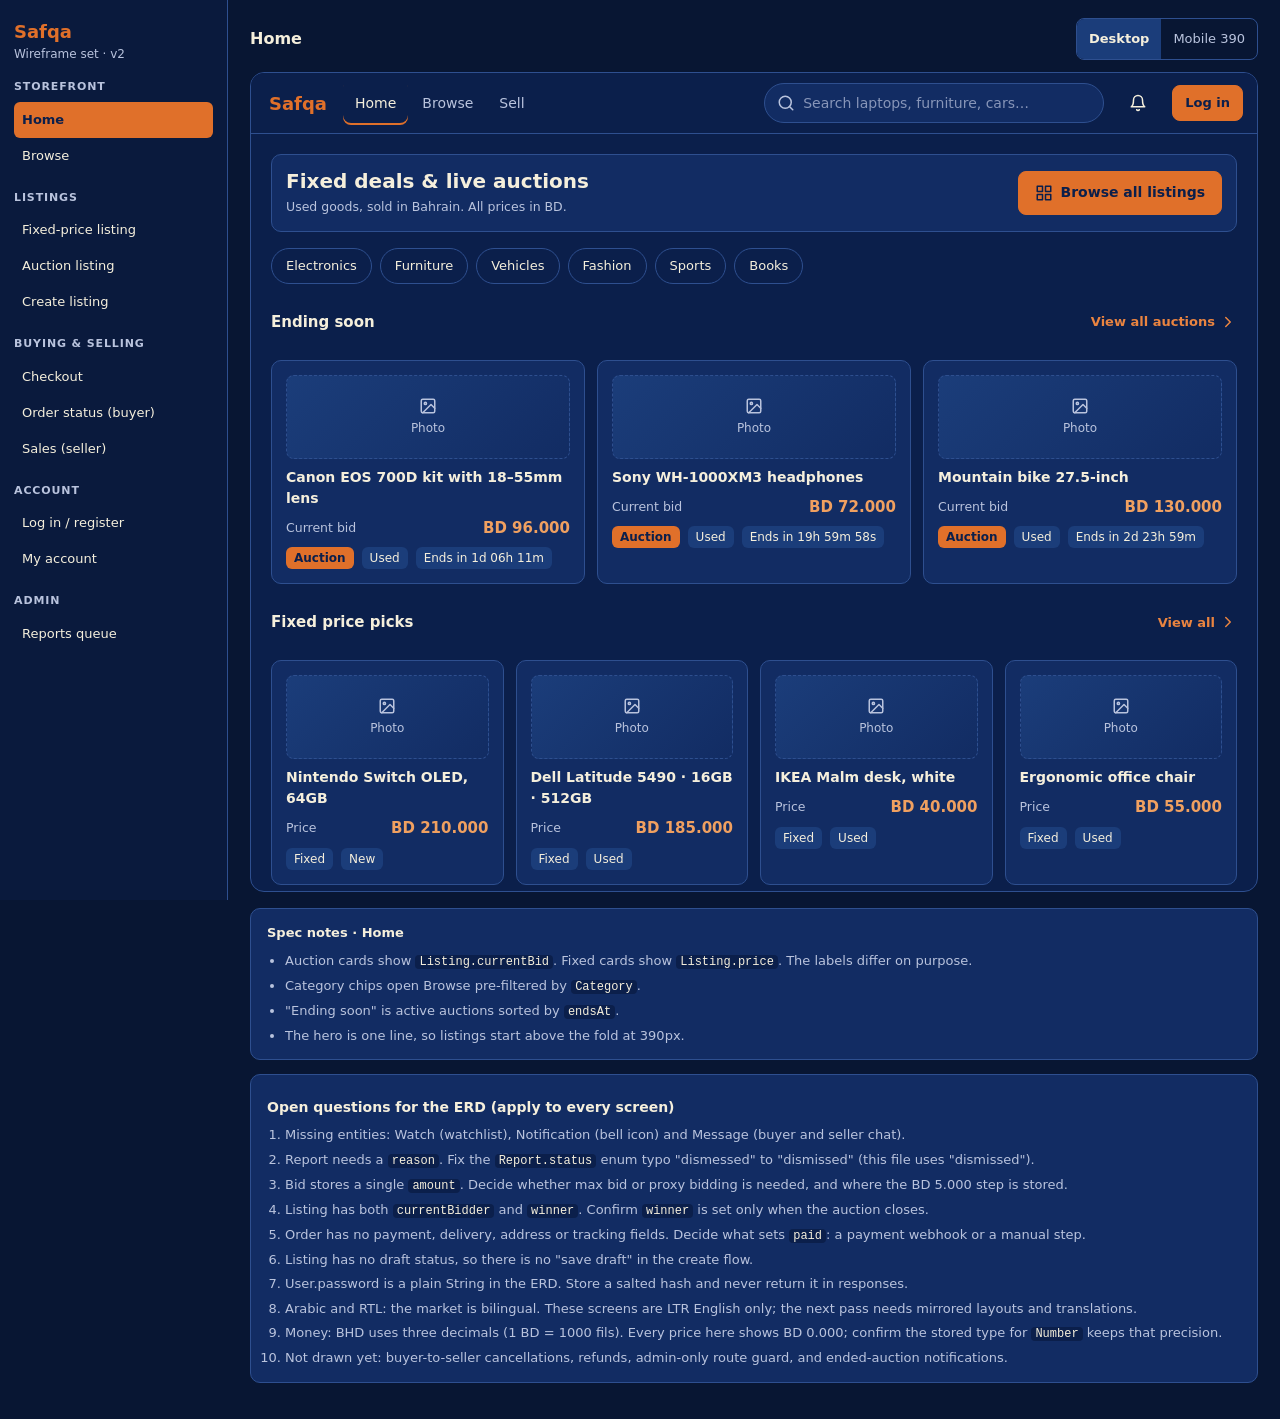
<file: Docs/safqa-wireframes-v2.html>
<!doctype html>
<html lang="en">
<head>
<meta charset="utf-8">
<meta name="viewport" content="width=device-width, initial-scale=1, viewport-fit=cover">
<title>Safqa wireframes v2</title>
<style>
:root{
  --bg:#0B1F4B; --bg-deep:#081633; --panel:#122C63; --panel2:#1B3D7A; --line:#2E4F8F;
  --text:#F5EFDC; --muted:#B9C3DD; --accent:#E0702A; --accent-hi:#EA8440; --ink:#0B1F4B;
  --price:#F0A060; --urgent:#7A1E2C; --ok:#2F7D5B; --focus:#FFD27A; --r:10px;
  color-scheme:dark;
}
*{box-sizing:border-box;margin:0;padding:0}
body{background:var(--bg-deep);color:var(--text);font:14px/1.5 system-ui,-apple-system,"Segoe UI",sans-serif;display:flex;min-height:100vh}
button,input,select,textarea{font:inherit;color:inherit}
button{cursor:pointer}
a{color:inherit}
:focus-visible{outline:3px solid var(--focus);outline-offset:2px}
.sr{position:absolute;width:1px;height:1px;overflow:hidden;clip:rect(0 0 0 0);white-space:nowrap}
.i{width:18px;height:18px;fill:none;stroke:currentColor;stroke-width:2;stroke-linecap:round;stroke-linejoin:round;flex:none}
.i.fill{fill:currentColor}

/* ---------- document chrome ---------- */
aside{width:228px;flex:none;padding:18px 14px;border-right:1px solid var(--line);background:#0A1A3D;position:sticky;top:0;height:100vh;overflow:auto}
.brand{font-size:18px;font-weight:700;color:var(--accent)}
.sub{font-size:12px;color:var(--muted)}
aside h4{font-size:11px;letter-spacing:.08em;text-transform:uppercase;color:var(--muted);margin:16px 0 6px}
.idx{display:block;width:100%;text-align:left;background:none;border:0;color:var(--text);padding:7px 8px;border-radius:6px;font-size:13px;min-height:36px}
.idx:hover{background:var(--panel)}
.idx[aria-current="page"]{background:var(--accent);color:var(--ink);font-weight:600}
main{flex:1;min-width:0;padding:18px 22px 40px;overflow:auto}
.toolbar{display:flex;flex-wrap:wrap;gap:10px 14px;align-items:center;margin-bottom:12px;font-size:13px;color:var(--muted)}
.toolbar h2{font-size:16px;color:var(--text);font-weight:600;margin-right:auto}
.seg{display:inline-flex;border:1px solid var(--line);border-radius:8px;overflow:hidden}
.seg button{background:none;border:0;color:var(--muted);padding:0 12px;min-height:40px;font-size:13px}
.seg button[aria-pressed="true"]{background:var(--panel2);color:var(--text);font-weight:600}
.demo{display:flex;gap:8px;align-items:center}
.demo select{background:var(--panel);border:1px solid var(--line);border-radius:6px;padding:6px 8px;min-height:40px;color:var(--text)}
.notes,details.oq{margin-top:16px;background:var(--panel);border:1px solid var(--line);border-radius:var(--r);padding:14px 16px;max-width:1280px}
.notes h3{font-size:13px;margin-bottom:8px}
.notes ul,details.oq ol{padding-left:18px;color:var(--muted);font-size:13px;display:grid;gap:5px}
code{color:var(--text);background:var(--bg);padding:0 4px;border-radius:4px;font-size:12px}
details.oq summary{cursor:pointer;font-weight:600;min-height:36px;display:flex;align-items:center}
details.oq{margin-top:14px}
@media (max-width:900px){body{flex-direction:column}aside{position:static;width:auto;height:auto}}

/* ---------- frame (the app itself) ---------- */
.frame{container-type:inline-size;position:relative;width:100%;max-width:1280px;height:820px;background:var(--bg);border:1px solid var(--line);border-radius:14px;overflow:hidden;display:flex;flex-direction:column}
.frame.m{width:390px;height:844px}
.skip{position:absolute;left:8px;top:-60px;background:var(--focus);color:var(--ink);padding:8px 12px;border-radius:6px;z-index:30;font-weight:700}
.skip:focus{top:8px}
.top{display:flex;align-items:center;gap:12px;padding:8px 14px;min-height:60px;border-bottom:1px solid var(--line);background:var(--bg);flex:none;position:relative;z-index:5}
.logo{background:none;border:0;color:var(--accent);font-weight:700;font-size:18px;min-height:44px;padding:0 4px}
.nlinks{display:flex;gap:2px}
.nlinks button{background:none;border:0;color:var(--muted);padding:0 12px;min-height:44px;border-radius:8px;font-size:14px}
.nlinks button[aria-current="page"]{color:var(--text);box-shadow:inset 0 -2px 0 var(--accent)}
.sbox{flex:1;max-width:340px;position:relative;margin-left:auto;min-width:0}
.sbox input{width:100%;background:var(--panel);border:1px solid var(--line);border-radius:999px;padding:0 14px 0 38px;min-height:40px;font-size:14px;color:var(--text)}
.sbox input::placeholder{color:#8795B8}
.sbox .i{position:absolute;left:13px;top:50%;transform:translateY(-50%);color:var(--muted);pointer-events:none}
.icb{background:none;border:0;color:var(--text);min-width:44px;min-height:44px;display:grid;place-items:center;border-radius:50%}
.icb:hover{background:var(--panel)}
.screen{flex:1;min-height:0;overflow:auto;position:relative}
.screen:focus{outline:none}
.pg{padding:20px;display:flex;flex-direction:column;gap:16px;min-height:100%}
.pg.center{align-items:center;justify-content:center}
.tabbar{display:none;grid-template-columns:repeat(5,minmax(0,1fr));border-top:1px solid var(--line);background:var(--bg);flex:none;padding-bottom:env(safe-area-inset-bottom,0px)}
.tabbar button{background:none;border:0;color:var(--muted);min-height:56px;display:flex;flex-direction:column;align-items:center;justify-content:center;gap:2px;font-size:11px}
.tabbar button[aria-current="page"]{color:var(--accent-hi);font-weight:600}
.toast{position:absolute;left:50%;bottom:16px;transform:translateX(-50%);background:var(--text);color:var(--ink);padding:10px 16px;border-radius:8px;font-weight:600;font-size:13px;box-shadow:0 6px 20px rgba(0,0,0,.4);z-index:20;max-width:calc(100% - 32px)}

/* ---------- primitives ---------- */
.card{background:var(--panel);border:1px solid var(--line);border-radius:var(--r);padding:14px;display:flex;flex-direction:column;gap:8px;min-width:0}
.lcard{text-decoration:none;color:inherit;transition:border-color .15s,transform .15s}
.lcard:hover{border-color:var(--accent)}
.lcard:active{transform:scale(.99)}
.ph{background:linear-gradient(135deg,var(--panel2),var(--panel));border:1px dashed var(--line);border-radius:8px;display:flex;flex-direction:column;align-items:center;justify-content:center;gap:4px;color:var(--muted);font-size:12px;width:100%;min-height:40px}
.big{font-size:20px;font-weight:700;line-height:1.25}
.h2{font-size:15px;font-weight:600}
.t2{font-size:14px;font-weight:600;display:-webkit-box;-webkit-line-clamp:2;-webkit-box-orient:vertical;overflow:hidden}
.m{color:var(--muted);font-size:12.5px}
.price{color:var(--price);font-weight:700;font-size:15px;font-variant-numeric:tabular-nums}
.price.xl{font-size:28px}
.row{display:flex;gap:8px;align-items:center}
.wrap{flex-wrap:wrap}
.between{justify-content:space-between}
.col{display:flex;flex-direction:column;gap:12px;min-width:0}
.grid{display:grid;gap:12px}
.g3{grid-template-columns:repeat(3,minmax(0,1fr))}
.g4{grid-template-columns:repeat(4,minmax(0,1fr))}
.split{display:grid;grid-template-columns:minmax(0,1fr) minmax(0,1fr);gap:18px;align-items:start}
.split.wide{grid-template-columns:minmax(0,1.35fr) minmax(280px,1fr)}
.browse{display:grid;grid-template-columns:220px minmax(0,1fr);gap:18px;align-items:start}
.browse fieldset{display:flex;flex-direction:column;gap:6px}
.hero{flex-direction:row;align-items:center;justify-content:space-between;gap:16px;flex-wrap:wrap}
.chip{font-size:13px;padding:6px 14px;border:1px solid var(--line);border-radius:999px;text-decoration:none;min-height:36px;display:inline-flex;align-items:center}
.chip:hover{border-color:var(--accent)}
.link{color:var(--accent-hi);font-size:13px;text-decoration:none;font-weight:600;min-height:44px;display:inline-flex;align-items:center;gap:4px}
.btn{display:inline-flex;align-items:center;justify-content:center;gap:8px;min-height:44px;padding:9px 16px;border-radius:8px;font-weight:600;font-size:14px;border:1px solid var(--line);background:transparent;color:var(--text);transition:filter .15s,background .15s,transform .15s;white-space:nowrap;text-decoration:none}
.btn:hover:not(:disabled){filter:brightness(1.12)}
.btn:active:not(:disabled){transform:scale(.98)}
.btn:disabled{opacity:.5;cursor:not-allowed}
.btn.pri{background:var(--accent);color:var(--ink);border-color:var(--accent)}
.btn.danger{background:var(--urgent);color:#fff;border-color:var(--urgent)}
.btn.txt{border:0;color:var(--muted);padding:0 4px}
.btn.sm{min-height:36px;padding:6px 12px;font-size:13px}
.btn.block{width:100%}
.btn[aria-pressed="true"]{background:var(--panel2);border-color:var(--accent)}
.tag{display:inline-flex;align-items:center;gap:4px;font-size:12px;padding:2px 8px;border-radius:6px;background:var(--panel2);color:var(--text);width:max-content}
.tag .i{width:14px;height:14px}
.tag.acc{background:var(--accent);color:var(--ink);font-weight:600}
.tag.ok{background:var(--ok);color:#fff}
.tag.bad{background:var(--urgent);color:#fff}
.field{display:flex;flex-direction:column;gap:6px;min-width:0}
.field>label,.lbl{font-size:13px;font-weight:600}
.inp{width:100%;background:var(--bg-deep);border:1px solid var(--line);border-radius:8px;padding:10px 12px;font-size:14px;min-height:44px;color:var(--text)}
.inp::placeholder{color:#8795B8}
.inp[aria-invalid="true"]{border-color:#E8707A}
textarea.inp{resize:vertical;min-height:96px}
.help{font-size:12.5px;color:var(--muted)}
.err{color:#FFB4BC;font-size:12.5px;display:flex;gap:6px;align-items:flex-start}
.okmsg{color:#9BE3BF;display:flex;gap:6px;align-items:center;font-size:13px;font-weight:600}
.banner{display:flex;gap:10px;align-items:flex-start;padding:10px 12px;border-radius:8px;font-size:13px;border:1px solid var(--line);background:var(--panel)}
.banner.bad{background:#3A1520;border-color:var(--urgent)}
.banner.ok{background:#12372A;border-color:var(--ok)}
.radio{display:flex;gap:8px;align-items:center;font-size:14px;min-height:40px}
.radio input{width:20px;height:20px;accent-color:var(--accent);flex:none}
fieldset{border:1px solid var(--line);border-radius:var(--r);padding:12px 14px;display:flex;flex-direction:column;gap:8px;min-width:0}
legend{padding:0 6px;font-size:13px;font-weight:600}
.pw{display:flex;gap:8px}
.pw .inp{flex:1}
.txt{background:none;border:0;color:#FFB4BC;text-align:left;text-decoration:underline;padding:0;min-height:36px}
.rw{display:flex;justify-content:space-between;gap:10px;align-items:center;padding:10px 0;border-bottom:1px solid var(--line);font-size:13px}
.rw:last-child{border-bottom:0}
.olist{list-style:none;display:flex;flex-direction:column;gap:6px}
.orow{width:100%;text-align:left;background:var(--panel);border:1px solid var(--line);border-radius:8px;padding:10px 12px;display:flex;flex-direction:column;gap:2px;color:var(--text);min-height:44px}
.orow:hover{border-color:var(--accent)}
.orow[aria-current="true"]{border-color:var(--accent);box-shadow:inset 3px 0 0 var(--accent)}
.empty{align-items:center;text-align:center;padding:32px 16px}
.steps{list-style:none;display:flex;flex-direction:column;gap:14px}
.step{display:flex;gap:10px;color:var(--muted)}
.step b{color:var(--text)}
.step .dot{width:14px;height:14px;border-radius:50%;border:2px solid var(--line);margin-top:4px;flex:none}
.step.done .dot{background:var(--ok);border-color:var(--ok)}
.step.cur .dot{background:var(--accent);border-color:var(--accent);box-shadow:0 0 0 4px rgba(224,112,42,.25)}
.step.cur b{color:var(--accent-hi)}
.gal{display:flex;flex-direction:column;gap:8px}
.gmain{min-height:260px}
.thumbs{display:flex;gap:8px;flex-wrap:wrap}
.thumb{width:64px;height:48px;border-radius:6px;background:var(--panel2);border:2px solid transparent;min-width:44px;min-height:44px}
.thumb[aria-pressed="true"]{border-color:var(--accent)}
.avatar{width:40px;height:40px;border-radius:50%;background:var(--panel2);display:grid;place-items:center;font-weight:700;flex:none}
.dl{display:grid;grid-template-columns:auto 1fr;gap:6px 16px;font-size:13px}
.dl dt{color:var(--muted)}
.dl dd{margin:0}
.skel{height:8px;border-radius:4px;background:var(--panel2)}
.tabs{display:flex;gap:4px;border-bottom:1px solid var(--line);overflow-x:auto}
.tabs button{background:none;border:0;color:var(--muted);padding:10px 12px;min-height:44px;border-bottom:2px solid transparent;white-space:nowrap}
.tabs button[aria-selected="true"]{color:var(--text);border-bottom-color:var(--accent);font-weight:600}
.auth{width:min(360px,100%)}
.status-line{font-size:13px}

/* ---------- responsive: the frame adapts to its own width ---------- */
@container (max-width:720px){
  .nlinks{display:none}
  .tabbar{display:grid}
  .toast{bottom:72px}
  .split,.split.wide,.browse{grid-template-columns:minmax(0,1fr)}
  .g3,.g4{grid-template-columns:repeat(2,minmax(0,1fr))}
  .pg{padding:14px}
  .sbox{max-width:none}
  .top{gap:8px;padding:8px 10px}
  .big{font-size:18px}
}
@container (max-width:420px){
  .g3,.g4{grid-template-columns:minmax(0,1fr)}
}
@media (prefers-reduced-motion:reduce){*{transition:none!important;animation:none!important;scroll-behavior:auto!important}}
</style>
</head>
<body>

<svg width="0" height="0" style="position:absolute" aria-hidden="true" focusable="false"><defs>
  <symbol id="i-home" viewBox="0 0 24 24"><path d="M3 9l9-7 9 7v11a2 2 0 0 1-2 2H5a2 2 0 0 1-2-2z"/><polyline points="9 22 9 12 15 12 15 22"/></symbol>
  <symbol id="i-grid" viewBox="0 0 24 24"><rect x="3" y="3" width="7" height="7"/><rect x="14" y="3" width="7" height="7"/><rect x="14" y="14" width="7" height="7"/><rect x="3" y="14" width="7" height="7"/></symbol>
  <symbol id="i-plus" viewBox="0 0 24 24"><line x1="12" y1="5" x2="12" y2="19"/><line x1="5" y1="12" x2="19" y2="12"/></symbol>
  <symbol id="i-box" viewBox="0 0 24 24"><path d="M21 16V8a2 2 0 0 0-1-1.73l-7-4a2 2 0 0 0-2 0l-7 4A2 2 0 0 0 3 8v8a2 2 0 0 0 1 1.73l7 4a2 2 0 0 0 2 0l7-4A2 2 0 0 0 21 16z"/><polyline points="3.27 6.96 12 12.01 20.73 6.96"/><line x1="12" y1="22.08" x2="12" y2="12"/></symbol>
  <symbol id="i-user" viewBox="0 0 24 24"><path d="M20 21v-2a4 4 0 0 0-4-4H8a4 4 0 0 0-4 4v2"/><circle cx="12" cy="7" r="4"/></symbol>
  <symbol id="i-bell" viewBox="0 0 24 24"><path d="M18 8A6 6 0 0 0 6 8c0 7-3 9-3 9h18s-3-2-3-9"/><path d="M13.73 21a2 2 0 0 1-3.46 0"/></symbol>
  <symbol id="i-search" viewBox="0 0 24 24"><circle cx="11" cy="11" r="8"/><line x1="21" y1="21" x2="16.65" y2="16.65"/></symbol>
  <symbol id="i-heart" viewBox="0 0 24 24"><path d="M20.84 4.61a5.5 5.5 0 0 0-7.78 0L12 5.67l-1.06-1.06a5.5 5.5 0 0 0-7.78 7.78l1.06 1.06L12 21.23l7.78-7.78 1.06-1.06a5.5 5.5 0 0 0 0-7.78z"/></symbol>
  <symbol id="i-star" viewBox="0 0 24 24"><polygon points="12 2 15.09 8.26 22 9.27 17 14.14 18.18 21.02 12 17.77 5.82 21.02 7 14.14 2 9.27 8.91 8.26 12 2"/></symbol>
  <symbol id="i-clock" viewBox="0 0 24 24"><circle cx="12" cy="12" r="10"/><polyline points="12 6 12 12 16 14"/></symbol>
  <symbol id="i-check" viewBox="0 0 24 24"><polyline points="20 6 9 17 4 12"/></symbol>
  <symbol id="i-alert" viewBox="0 0 24 24"><path d="M10.29 3.86L1.82 18a2 2 0 0 0 1.71 3h16.94a2 2 0 0 0 1.71-3L13.71 3.86a2 2 0 0 0-3.42 0z"/><line x1="12" y1="9" x2="12" y2="13"/><line x1="12" y1="17" x2="12.01" y2="17"/></symbol>
  <symbol id="i-shield" viewBox="0 0 24 24"><path d="M12 22s8-4 8-10V5l-8-3-8 3v7c0 6 8 10 8 10z"/></symbol>
  <symbol id="i-message" viewBox="0 0 24 24"><path d="M21 15a2 2 0 0 1-2 2H7l-4 4V5a2 2 0 0 1 2-2h14a2 2 0 0 1 2 2z"/></symbol>
  <symbol id="i-image" viewBox="0 0 24 24"><rect x="3" y="3" width="18" height="18" rx="2"/><circle cx="8.5" cy="8.5" r="1.5"/><polyline points="21 15 16 10 5 21"/></symbol>
  <symbol id="i-chevron" viewBox="0 0 24 24"><polyline points="9 18 15 12 9 6"/></symbol>
  <symbol id="i-flag" viewBox="0 0 24 24"><path d="M4 15s1-1 4-1 5 2 8 2 4-1 4-1V3s-1 1-4 1-5-2-8-2-4 1-4 1z"/><line x1="4" y1="22" x2="4" y2="15"/></symbol>
  <symbol id="i-trash" viewBox="0 0 24 24"><polyline points="3 6 5 6 21 6"/><path d="M19 6l-1 14a2 2 0 0 1-2 2H8a2 2 0 0 1-2-2L5 6"/><path d="M10 11v6M14 11v6"/></symbol>
  <symbol id="i-edit" viewBox="0 0 24 24"><path d="M11 4H4a2 2 0 0 0-2 2v14a2 2 0 0 0 2 2h14a2 2 0 0 0 2-2v-7"/><path d="M18.5 2.5a2.12 2.12 0 0 1 3 3L12 15l-4 1 1-4 9.5-9.5z"/></symbol>
  <symbol id="i-logout" viewBox="0 0 24 24"><path d="M9 21H5a2 2 0 0 1-2-2V5a2 2 0 0 1 2-2h4"/><polyline points="16 17 21 12 16 7"/><line x1="21" y1="12" x2="9" y2="12"/></symbol>
  <symbol id="i-truck" viewBox="0 0 24 24"><rect x="1" y="3" width="15" height="13"/><polygon points="16 8 20 8 23 11 23 16 16 16 16 8"/><circle cx="5.5" cy="18.5" r="2.5"/><circle cx="18.5" cy="18.5" r="2.5"/></symbol>
</defs></svg>

<aside>
  <div class="brand">Safqa</div>
  <div class="sub">Wireframe set · v2</div>
  <div id="side"></div>
</aside>

<main>
  <div class="toolbar">
    <h2 id="ttl"></h2>
    <div id="demo"></div>
    <div class="seg" role="group" aria-label="Preview width">
      <button type="button" id="dv-d" data-act="dev" data-v="d" aria-pressed="true">Desktop</button>
      <button type="button" id="dv-m" data-act="dev" data-v="m" aria-pressed="false">Mobile 390</button>
    </div>
  </div>

  <div id="frame" class="frame"></div>

  <section class="notes" aria-labelledby="nh">
    <h3 id="nh">Spec notes · <span id="nt"></span></h3>
    <ul id="nl"></ul>
  </section>

  <details class="oq" open>
    <summary>Open questions for the ERD (apply to every screen)</summary>
    <ol>
      <li>Missing entities: Watch (watchlist), Notification (bell icon) and Message (buyer and seller chat).</li>
      <li>Report needs a <code>reason</code>. Fix the <code>Report.status</code> enum typo "dismessed" to "dismissed" (this file uses "dismissed").</li>
      <li>Bid stores a single <code>amount</code>. Decide whether max bid or proxy bidding is needed, and where the BD 5.000 step is stored.</li>
      <li>Listing has both <code>currentBidder</code> and <code>winner</code>. Confirm <code>winner</code> is set only when the auction closes.</li>
      <li>Order has no payment, delivery, address or tracking fields. Decide what sets <code>paid</code>: a payment webhook or a manual step.</li>
      <li>Listing has no draft status, so there is no "save draft" in the create flow.</li>
      <li>User.password is a plain String in the ERD. Store a salted hash and never return it in responses.</li>
      <li>Arabic and RTL: the market is bilingual. These screens are LTR English only; the next pass needs mirrored layouts and translations.</li>
      <li>Money: BHD uses three decimals (1 BD = 1000 fils). Every price here shows BD 0.000; confirm the stored type for <code>Number</code> keeps that precision.</li>
      <li>Not drawn yet: buyer-to-seller cancellations, refunds, admin-only route guard, and ended-auction notifications.</li>
    </ol>
  </details>
</main>

<script>
/* ================= data (mirrors the ERD) ================= */
const INC = 5;                       // proposed bid step (BD) — open question
const CATS = ['Electronics','Furniture','Vehicles','Fashion','Sports','Books'];
const COND = {new:'New', used:'Used', damaged:'Damaged'};
const NOW = Date.now();
const LIST = [
  {id:'L4', t:'Nintendo Switch OLED, 64GB',           type:'fixed',   cond:'new',     price:210, cat:'Electronics', seller:'yousef.m',     st:'active'},
  {id:'L2', t:'Canon EOS 700D kit with 18–55mm lens', type:'auction', cond:'used',    price:96,  cat:'Electronics', seller:'noor.designs', st:'active'},
  {id:'L3', t:'Sony WH-1000XM3 headphones',           type:'auction', cond:'used',    price:72,  cat:'Electronics', seller:'yousef.m',     st:'active'},
  {id:'L1', t:'Dell Latitude 5490 · 16GB · 512GB',   type:'fixed',   cond:'used',    price:185, cat:'Electronics', seller:'salma_k',      st:'active'},
  {id:'L5', t:'IKEA Malm desk, white',                type:'fixed',   cond:'used',    price:40,  cat:'Furniture',   seller:'noor.designs', st:'active'},
  {id:'L6', t:'Mountain bike 27.5-inch',              type:'auction', cond:'used',    price:130, cat:'Sports',      seller:'hassan22',     st:'active'},
  {id:'L7', t:'Ergonomic office chair',               type:'fixed',   cond:'used',    price:55,  cat:'Furniture',   seller:'noor.designs', st:'active'},
  {id:'L9', t:'Kids scooter, cracked handle',         type:'fixed',   cond:'damaged', price:15,  cat:'Sports',      seller:'hassan22',     st:'active'},
  {id:'L8', t:'Lenovo ThinkPad T480',                 type:'fixed',   cond:'used',    price:120, cat:'Electronics', seller:'salma_k',      st:'sold'},
  {id:'L10',t:'Samsung 55-inch 4K TV',                type:'fixed',   cond:'used',    price:150, cat:'Electronics', seller:'noor.designs', st:'sold'},
  {id:'L11',t:'Bose SoundLink speaker',               type:'fixed',   cond:'used',    price:45,  cat:'Electronics', seller:'yousef.m',     st:'sold'}
];
// Auction state: hist = [bidder (masked unless you), amount, when], newest first
const AUCS = {
  L2:{cur:96, n:7, ends:NOW+(30*3600+12*60)*1000, hist:[['@b***7',96,'2h ago'],['@you',90,'5h ago'],['@h***2',85,'1d ago']]},
  L3:{cur:72, n:4, ends:NOW+20*3600e3,            hist:[['@h***2',72,'40m ago'],['@k***9',68,'3h ago']]},
  L6:{cur:130,n:1, ends:NOW+3*86400e3,            hist:[['@you',130,'1d ago']]}
};
const STEPS = [
  ['Pending','Order placed. Waiting for payment.'],
  ['Paid','Payment confirmed. Seller can ship.'],
  ['Shipped','Handed to courier or meet-up.'],
  ['Completed','Buyer confirmed receipt.']
];
let ORDERS = [
  {no:'O-2208', lid:'L10', price:150, buyer:'salma_k', seller:'noor.designs', st:2, when:'Wed 11 Nov, 09:14'},
  {no:'O-2191', lid:'L11', price:45,  buyer:'salma_k', seller:'yousef.m',     st:3, when:'Sat 31 Oct, 17:02'},
  {no:'O-2215', lid:'L8',  price:120, buyer:'yousef.m', seller:'salma_k',     st:1, when:'Tue 10 Nov, 20:40'}
];
let REPORTS = [
  {no:'R-1042', lid:'L2', reason:'Misleading photos',  by:'hassan22',     st:'open', at:'2h ago'},
  {no:'R-1041', lid:'L9', reason:'Misleading description', by:'noor.designs', st:'open', at:'5h ago'},
  {no:'R-1039', lid:'L7', reason:'Wrong category',     by:'yousef.m',     st:'open', at:'1d ago'}
];
const FIELD = {title:'f-title',cat:'f-cat',cond:'f-cond',photos:'f-photos',price:'f-price',sbid:'f-sbid',end:'f-end',buy:'f-buy'};
const NEED = ['create','checkout','orders','sales','account'];
const TITLE = {home:'Home',browse:'Browse',fixed:'Fixed-price listing',auction:'Auction listing',create:'Create listing',checkout:'Checkout',orders:'Order status (buyer)',sales:'Sales (seller)',login:'Log in / register',account:'My account',admin:'Reports queue'};
const GROUPS = [
  ['Storefront',[['home','Home'],['browse','Browse']]],
  ['Listings',[['fixed','Fixed-price listing'],['auction','Auction listing'],['create','Create listing']]],
  ['Buying & selling',[['checkout','Checkout'],['orders','Order status (buyer)'],['sales','Sales (seller)']]],
  ['Account',[['login','Log in / register'],['account','My account']]],
  ['Admin',[['admin','Reports queue']]]
];

/* ================= state ================= */
const DEFAULT_FILT = {type:'all', cond:['new','used','damaged'], cat:'all', pmax:''};
const S = {
  page:'home', lid:'L4', user:null, ret:null, dev:'d', q:'', sort:'ending',
  filt:{...DEFAULT_FILT, cond:[...DEFAULT_FILT.cond]},
  watch:['L5','L7','L3'], fst:'active', ast:'live', photo:0,
  bidVal:'', err:'', ok:'', allBids:false,
  acct:'bids', lmode:'login', lf:{u:'',e:'',p:''}, lerr:[], showpw:false,
  cf:{title:'Dell Latitude 5490 · 16GB', cat:'', cond:'used', type:'fixed', price:'185', sbid:'60', buy:'', start:'2026-11-13T09:00', end:'2026-11-14T18:00', desc:'', photos:0},
  errs:[], buyId:'L4', oSel:'O-2208', note:'', rf:'open', rsel:null, rmc:null, toast:'', _nav:false
};

/* ================= helpers ================= */
const $ = id => document.getElementById(id);
const FMT = n => 'BD ' + Number(n).toFixed(3);
const esc = s => String(s).replace(/[&<>"]/g, c => ({'&':'&amp;','<':'&lt;','>':'&gt;','"':'&quot;'}[c]));
const cap = s => s[0].toUpperCase() + s.slice(1);
const I = (n, c='') => `<svg class="i ${c}" aria-hidden="true" focusable="false"><use href="#i-${n}"/></svg>`;
const B = (label, o={}) => `<button type="button" class="btn ${o.v||''} ${o.block?'block':''} ${o.sm?'sm':''}" ${o.attrs||''}>${o.icon?I(o.icon):''}${label?`<span>${label}</span>`:''}</button>`;
const TAG = (txt, k='', ic='') => `<span class="tag ${k}">${ic?I(ic):''}${txt}</span>`;
const STAT = {
  active: TAG('Active','ok','check'),
  sold:   TAG('Sold','','check'),
  removed:TAG('Removed','bad','alert'),
  closed: TAG('Closed','','clock')
};
const PH = (text, h='100%') => `<div class="ph" style="height:${h}" aria-hidden="true">${I('image')}<span>${text}</span></div>`;
const priceOf = l => (l.type==='auction' && AUCS[l.id]) ? AUCS[l.id].cur : l.price;
const opt = (v, l, sel) => `<option value="${v}" ${sel===v?'selected':''}>${l}</option>`;
const fmtEnd = ms => new Date(ms).toLocaleString('en-GB',{timeZone:'Asia/Bahrain',weekday:'short',day:'numeric',month:'short',hour:'2-digit',minute:'2-digit',hour12:false});
function cdText(ms){
  if (ms <= 0) return 'Ended';
  const s = Math.floor(ms/1000), d = Math.floor(s/86400), h = Math.floor(s%86400/3600), m = Math.floor(s%3600/60), sec = s%60;
  const p = n => String(n).padStart(2,'0');
  return 'Ends in ' + (d ? `${d}d ${p(h)}h ${p(m)}m` : `${p(h)}h ${p(m)}m ${p(sec)}s`);
}

function lcard(l){
  const au = l.type==='auction', A = AUCS[l.id];
  return `<a class="card lcard" href="#${l.type}" data-act="go" data-to="${l.type}" data-lid="${l.id}" aria-label="${esc(l.t)}, ${au?'current bid':'price'} ${FMT(priceOf(l))}">
    ${PH('Photo','84px')}
    <div class="t2">${l.t}</div>
    <div class="row between"><span class="m">${au?'Current bid':'Price'}</span><span class="price">${FMT(priceOf(l))}</span></div>
    <div class="row wrap">${TAG(au?'Auction':'Fixed', au?'acc':'')}${TAG(COND[l.cond])}${au?`<span class="tag" data-cd="${A.ends}">${cdText(A.ends-Date.now())}</span>`:''}</div>
  </a>`;
}
function gal(n, label){
  return `<div class="gal">
    <div class="ph gmain" role="img" aria-label="Photo ${S.photo+1} of ${n} for ${esc(label)}">${I('image')}<span>Photo ${S.photo+1} of ${n}</span></div>
    <div class="thumbs" role="group" aria-label="Photos">${Array.from({length:n},(_,i)=>`<button type="button" id="th-${i}" class="thumb" data-act="gal" data-i="${i}" aria-label="Show photo ${i+1} of ${n}" aria-pressed="${i===S.photo}"></button>`).join('')}</div>
  </div>`;
}
function browseItems(){
  const f = S.filt, q = S.q.trim().toLowerCase(), max = parseFloat(f.pmax);
  let r = LIST.filter(l => l.st==='active'
    && (f.type==='all' || l.type===f.type)
    && f.cond.includes(l.cond)
    && (f.cat==='all' || l.cat===f.cat)
    && (!q || l.t.toLowerCase().includes(q))
    && (isNaN(max) || priceOf(l) <= max));
  const key = l => l.type==='auction' ? AUCS[l.id].ends : Number.MAX_SAFE_INTEGER;
  if (S.sort==='price') r.sort((a,b) => priceOf(a)-priceOf(b));
  else if (S.sort==='ending') r.sort((a,b) => key(a)-key(b));
  else if (S.sort==='new') r = r.slice().reverse();
  return r;
}

/* ================= screens ================= */
const P = {};

P.home = () => {
  const au = LIST.filter(l => l.type==='auction' && l.st==='active');
  const fx = LIST.filter(l => l.type==='fixed' && l.st==='active').slice(0,4);
  return `<div class="pg">
    <section class="card hero" aria-labelledby="h-home">
      <div class="col" style="gap:4px"><h1 id="h-home" class="big">Fixed deals &amp; live auctions</h1><p class="m">Used goods, sold in Bahrain. All prices in BD.</p></div>
      ${B('Browse all listings',{v:'pri',icon:'grid',attrs:'data-act="go" data-to="browse" data-reset="1"'})}
    </section>
    <nav aria-label="Categories" class="row wrap">${CATS.map(c=>`<a class="chip" href="#browse" data-act="go" data-to="browse" data-cat="${c}">${c}</a>`).join('')}</nav>
    <div class="row between"><h2 class="h2">Ending soon</h2><a class="link" href="#browse" data-act="go" data-to="browse" data-type="auction">View all auctions ${I('chevron')}</a></div>
    <div class="grid g3">${au.map(lcard).join('')}</div>
    <div class="row between"><h2 class="h2">Fixed price picks</h2><a class="link" href="#browse" data-act="go" data-to="browse" data-type="fixed">View all ${I('chevron')}</a></div>
    <div class="grid g4">${fx.map(lcard).join('')}</div>
  </div>`;
};

P.browse = () => {
  const f = S.filt, items = browseItems(), q = S.q.trim();
  const radio = (val, label) => `<label class="radio"><input type="radio" id="type-${val}" name="type" value="${val}" data-chg="type" ${f.type===val?'checked':''}> ${label}</label>`;
  const cb = (val, label) => `<label class="radio"><input type="checkbox" id="cond-${val}" value="${val}" data-chg="cond" ${f.cond.includes(val)?'checked':''}> ${label}</label>`;
  const cat = val => `<label class="radio"><input type="radio" id="cat-${val}" name="cat" value="${val}" data-chg="cat" ${f.cat===val?'checked':''}> ${val==='all'?'All categories':val}</label>`;
  return `<div class="pg">
    <div class="row between wrap"><h1 class="big">${q?`Results for “${esc(q)}”`:'Browse listings'}</h1><span class="m" aria-live="polite">${items.length} listing${items.length===1?'':'s'}</span></div>
    <div class="browse">
      <fieldset aria-label="Filters">
        <legend>Filters</legend>
        <div class="field"><span class="lbl">Listing type</span>${radio('all','All')}${radio('fixed','Fixed price')}${radio('auction','Auction')}</div>
        <div class="field"><span class="lbl">Condition</span>${cb('new','New')}${cb('used','Used')}${cb('damaged','Damaged')}</div>
        <div class="field"><span class="lbl">Category</span>${cat('all')}${CATS.map(cat).join('')}</div>
        <div class="field"><label for="pmax">Max price (BD)</label><input id="pmax" class="inp" inputmode="decimal" value="${esc(f.pmax)}" data-chg="pmax" placeholder="e.g. 100"></div>
        ${B('Clear all filters',{sm:1,attrs:'id="clear-btn" data-act="clear"'})}
      </fieldset>
      <div class="col">
        <div class="row between wrap">
          <label class="row" for="sort"><span class="m">Sort by</span>
            <select id="sort" class="inp" data-chg="sort" style="width:auto;min-height:40px">
              ${opt('ending','Ending soon',S.sort)}${opt('price','Price: low to high',S.sort)}${opt('new','Recently listed',S.sort)}
            </select></label>
        </div>
        ${items.length
          ? `<div class="grid g3">${items.map(lcard).join('')}</div>`
          : `<div class="card empty">${I('search')}<h2 class="h2">No listings match</h2><p class="m">Remove a filter or try a broader search term.</p>${B('Clear all filters',{v:'pri',attrs:'data-act="clear"'})}</div>`}
        <nav aria-label="Pagination" class="row" style="justify-content:center">
          ${B('',{sm:1,icon:'chevron',attrs:'disabled aria-label="Previous page" style="transform:scaleX(-1)"'})}
          ${[1,2,3].map(n=>`<button type="button" class="btn sm ${n===1?'pri':''}" ${n===1?'aria-current="page"':''} aria-label="Page ${n}">${n}</button>`).join('')}
          ${B('',{sm:1,icon:'chevron',attrs:'aria-label="Next page"'})}
        </nav>
      </div>
    </div>
  </div>`;
};

P.fixed = () => {
  const l = LIST.find(x => x.id===S.lid && x.type==='fixed') || LIST.find(x => x.type==='fixed');
  const st = S.fst, owner = !!S.user && l.seller===S.user, watched = S.watch.includes(l.id);
  const banner = st==='sold'
    ? `<div class="banner bad" role="status">${I('check')}<span>This item has sold. Buy now is unavailable.</span></div>`
    : st==='removed'
    ? `<div class="banner bad" role="status">${I('alert')}<span>This listing was removed. It no longer appears in Browse or search.</span></div>` : '';
  const cta = owner
    ? `${B('Edit listing',{block:1,icon:'edit'})}<a class="btn block" href="#sales" data-act="go" data-to="sales">View sales</a>`
    : st==='active'
      ? B(`Buy now · ${FMT(l.price)}`,{v:'pri',block:1,attrs:`data-act="buy" data-lid="${l.id}"`})
      : B(st==='sold'?'Sold':'Unavailable',{block:1,attrs:'disabled'});
  return `<div class="pg"><div class="split wide">
    <div class="col">
      ${banner}
      ${gal(3, l.t)}
      <div class="card"><h2 class="h2">Description</h2><p class="m">Seller description, plain text, up to 1,000 characters.</p><div class="skel" style="width:90%"></div><div class="skel" style="width:75%"></div><div class="skel" style="width:55%"></div></div>
      <div class="card"><h2 class="h2">Details</h2>
        <dl class="dl"><dt>Condition</dt><dd>${COND[l.cond]}</dd><dt>Category</dt><dd>${l.cat}</dd><dt>Status</dt><dd>${STAT[st]}</dd><dt>Listing ID</dt><dd>${l.id}</dd></dl>
      </div>
    </div>
    <div class="col">
      <div class="card">
        <div class="row wrap">${TAG('Fixed price','acc')}${TAG(COND[l.cond])}</div>
        <h1 class="t2" style="font-size:18px">${l.t}</h1>
        <div class="m">Price</div>
        <div class="price xl">${FMT(l.price)}</div>
        ${cta}
        ${B(watched?'Watching':'Add to watchlist',{block:1,icon:watched?'check':'heart',attrs:`data-act="watch" data-id="${l.id}" id="w-${l.id}" aria-pressed="${watched}"`})}
      </div>
      <div class="card">
        <div class="row between">
          <div class="row"><span class="avatar" aria-hidden="true">${l.seller[0].toUpperCase()}</span><div><div>@${l.seller}</div><div class="m">${I('star','fill')} 4.8 · 32 sales</div></div></div>
          ${B('Message',{sm:1,icon:'message'})}
        </div>
      </div>
      ${B('Report listing',{sm:1,icon:'flag',attrs:'data-act="report"'})}
    </div>
  </div></div>`;
};

P.auction = () => {
  const l = LIST.find(x => x.id===S.lid && x.type==='auction') || LIST.find(x => x.type==='auction');
  const A = AUCS[l.id], top = A.hist[0], mine = !!top && top[0]==='@you';
  const ended = S.ast==='ended' || A.ends<=Date.now();
  const min = A.n ? +(A.cur+INC).toFixed(3) : A.cur;
  const shown = S.allBids ? A.hist : A.hist.slice(0,3);
  const owner = !!S.user && l.seller===S.user;
  const watched = S.watch.includes(l.id);
  const errMsg = S.err ? `<p id="bid-err" class="err">${I('alert')}<span>${S.err}</span></p>` : '';
  const bidPanel = ended
    ? (mine
        ? `<div class="banner ok">${I('check')}<span>You won this auction at ${FMT(A.cur)}.</span></div>${B('Go to checkout',{v:'pri',block:1,attrs:`data-act="buy" data-lid="${l.id}"`})}`
        : `<div class="banner"><span>Auction ended${top?` at ${FMT(A.cur)} with ${top[0]} as the top bidder`:' with no bids'}.</span></div>`)
    : `<div class="field">
         <label for="bid-in">Your bid (BD)</label>
         <input id="bid-in" class="inp" inputmode="decimal" autocomplete="off" data-in="bid" value="${esc(S.bidVal)}" placeholder="${min.toFixed(3)}"
           aria-describedby="bid-help${S.err?' bid-err':''}" ${S.err?'aria-invalid="true"':''}>
         <p id="bid-help" class="help">Minimum ${FMT(min)}. After the first bid, bids step up by BD ${INC.toFixed(3)} (proposed).</p>
         ${errMsg}
       </div>
       <div class="row wrap" role="group" aria-label="Add to current bid">${[5,10,25].map(n=>B('+'+n,{sm:1,attrs:`data-act="bidq" data-n="${n}" aria-label="Add BD ${n} to current bid"`})).join('')}</div>
       ${B(S.user?'Place bid':'Log in to bid',{v:'pri',block:1,attrs:'data-act="bid"'})}`;
  return `<div class="pg"><div class="split wide">
    <div class="col">
      ${gal(4, l.t)}
      <div class="card"><h2 class="h2">Description</h2><div class="skel" style="width:90%"></div><div class="skel" style="width:80%"></div><div class="skel" style="width:55%"></div></div>
      <div class="card">
        <div class="row between"><h2 class="h2">Bid history</h2><span class="m">${A.n} bid${A.n===1?'':'s'}</span></div>
        ${shown.length ? shown.map(h=>`<div class="rw"><span class="m">${h[0]}</span><span>${FMT(h[1])} · ${h[2]}</span></div>`).join('') : '<p class="m">No bids yet.</p>'}
        ${A.hist.length>3 ? B(S.allBids?'Show latest 3':`Show all ${A.hist.length} listed`,{sm:1,attrs:'data-act="allbids"'}) : ''}
      </div>
    </div>
    <div class="col">
      <div class="card">
        <div class="row wrap">${TAG('Auction','acc')}${TAG(COND[l.cond])}${ended?TAG('Ended','','clock'):TAG('Live','ok','clock')}</div>
        <h1 class="t2" style="font-size:18px">${l.t}</h1>
        <div class="row wrap" style="gap:24px">
          <div><div class="m">Current bid</div><div class="price xl">${FMT(A.cur)}</div></div>
          <div><div class="m">Bids</div><div class="big">${A.n}</div></div>
        </div>
        <div class="row wrap between">
          <span class="m">${ended?'Ended':'Ends'} ${fmtEnd(A.ends)} (Bahrain time)</span>
          ${ended?'':`<span class="tag" data-cd="${A.ends}">${cdText(A.ends-Date.now())}</span>`}
        </div>
        ${!ended && mine ? `<p class="okmsg">${I('check')} You're the highest bidder.</p>` : ''}
        <p id="bid-ok" class="okmsg" role="status" aria-live="polite">${S.ok}</p>
        ${owner ? '<p class="m">This is your auction. Bidders see the bid form here.</p>' : bidPanel}
        <div class="row wrap">
          ${B(watched?'Watching':'Add to watchlist',{icon:watched?'check':'heart',attrs:`data-act="watch" data-id="${l.id}" id="w-${l.id}" aria-pressed="${watched}"`})}
          ${B('Message seller',{icon:'message'})}
        </div>
      </div>
      <div class="card row between"><span>Seller <b>@${l.seller}</b></span><span class="m">${I('star','fill')} 4.9</span></div>
    </div>
  </div></div>`;
};

P.create = () => {
  const c = S.cf, E = S.errs, has = k => E.find(x => x[0]===k);
  const er = k => has(k) ? `<p class="err" id="e-${k}">${I('alert')}<span>${has(k)[1]}</span></p>` : '';
  const ai = k => has(k) ? 'aria-invalid="true"' : '';
  const sum = E.length
    ? `<div id="err-sum" class="banner bad" role="alert" tabindex="-1"><div class="col" style="gap:4px"><b>Fix ${E.length} ${E.length>1?'issues':'issue'} before publishing</b><ul style="padding-left:18px">${E.map(x=>`<li><button type="button" class="txt" data-act="focus" data-id="${FIELD[x[0]]}">${x[1]}</button></li>`).join('')}</ul></div></div>`
    : '';
  const previewPrice = c.type==='fixed' ? (+c.price||0) : (+c.sbid||0);
  return `<div class="pg">
    <div class="row between wrap"><h1 class="big">Create listing</h1><span class="m">Required fields are marked in the errors list on publish.</span></div>
    ${sum}
    <div class="split wide">
      <div class="col">
        <div class="field"><label for="f-title">Title</label>
          <input id="f-title" class="inp" maxlength="80" value="${esc(c.title)}" data-in="cf" data-k="title" ${ai('title')} aria-describedby="h-title${has('title')?' e-title':''}">
          <p id="h-title" class="help">3–80 characters. Include brand and model.</p>${er('title')}</div>
        <div class="field"><label for="f-cat">Category</label>
          <select id="f-cat" class="inp" data-chg="cf" data-k="cat" ${ai('cat')}>
            <option value="">Choose a category</option>${CATS.map(x=>`<option value="${x}" ${c.cat===x?'selected':''}>${x}</option>`).join('')}
          </select>${er('cat')}</div>
        <fieldset id="f-cond" tabindex="-1" ${ai('cond')}>
          <legend>Condition</legend>
          ${['new','used','damaged'].map(v=>`<label class="radio"><input type="radio" name="cond" value="${v}" ${c.cond===v?'checked':''} data-chg="ccond"> ${COND[v]}</label>`).join('')}
          <p class="help">Damaged items can be listed and show a Damaged tag.</p>${er('cond')}
        </fieldset>
        <div class="field"><label for="f-desc">Description <span class="m" id="desc-count">${c.desc.length}/1000</span></label>
          <textarea id="f-desc" class="inp" rows="4" maxlength="1000" data-in="cf" data-k="desc">${esc(c.desc)}</textarea></div>
        <div class="field">
          <div class="row between"><span class="lbl">Photos</span><span class="m">${c.photos} of 8 added</span></div>
          <div class="row wrap">
            <button type="button" id="f-photos" class="btn sm" data-act="addp" ${c.photos>=8?'disabled':''} ${ai('photos')}>${I('plus')}<span>Add photo</span></button>
            ${c.photos ? B('Remove last',{sm:1,icon:'trash',attrs:'id="rmp" data-act="rmp"'}) : ''}
          </div>
          <p class="help">1–8 photos. The first photo is the cover.</p>${er('photos')}
        </div>
      </div>
      <div class="col">
        <fieldset>
          <legend>Listing type</legend>
          <label class="radio"><input type="radio" name="ltype" value="fixed" ${c.type==='fixed'?'checked':''} data-chg="ltype"> Fixed price</label>
          <label class="radio"><input type="radio" name="ltype" value="auction" ${c.type==='auction'?'checked':''} data-chg="ltype"> Auction</label>
        </fieldset>
        ${c.type==='fixed'
          ? `<div class="field"><label for="f-price">Price (BD)</label>
               <input id="f-price" class="inp" inputmode="decimal" value="${esc(c.price)}" data-in="cf" data-k="price" ${ai('price')} aria-describedby="h-price${has('price')?' e-price':''}">
               <p id="h-price" class="help">Up to three decimals (fils).</p>${er('price')}</div>`
          : `<div class="field"><label for="f-sbid">Starting bid (BD)</label>
               <input id="f-sbid" class="inp" inputmode="decimal" value="${esc(c.sbid)}" data-in="cf" data-k="sbid" ${ai('sbid')}>${er('sbid')}</div>
             <div class="field"><label for="f-start">Starts at</label>
               <input id="f-start" type="datetime-local" class="inp" value="${c.start}" data-in="cf" data-k="start"></div>
             <div class="field"><label for="f-end">Ends at</label>
               <input id="f-end" type="datetime-local" class="inp" value="${c.end}" data-in="cf" data-k="end" ${ai('end')}>${er('end')}</div>
             <div class="field"><label for="f-buy">Buy-now price (optional, BD)</label>
               <input id="f-buy" class="inp" inputmode="decimal" value="${esc(c.buy)}" data-in="cf" data-k="buy" ${ai('buy')} aria-describedby="h-buy${has('buy')?' e-buy':''}">
               <p id="h-buy" class="help">Must be higher than the starting bid.</p>${er('buy')}</div>`}
        <div class="card">
          <span class="lbl">Preview</span>
          ${PH('Listing photo','96px')}
          <div class="t2">${esc(c.title)||'Untitled'}</div>
          <div class="row between"><span class="m">${c.type==='fixed'?'Price':'Starting bid'}</span><span class="price">${FMT(previewPrice)}</span></div>
        </div>
        ${B('Publish listing',{v:'pri',block:1,attrs:'data-act="publish"'})}
      </div>
    </div>
  </div>`;
};

P.checkout = () => {
  const l = LIST.find(x => x.id===S.buyId) || LIST.find(x => x.id==='L4');
  return `<div class="pg"><div class="split wide">
    <div class="col">
      <h1 class="big">Checkout</h1>
      <div class="card row">
        <div style="width:80px;flex:none">${PH('Photo','64px')}</div>
        <div class="col" style="gap:2px"><div class="t2">${l.t}</div><div class="m">Sold by @${l.seller} · ${COND[l.cond]}</div></div>
      </div>
      <fieldset>
        <legend>Delivery</legend>
        <label class="radio"><input type="radio" name="dlv" checked> Meet-up with seller</label>
        <label class="radio"><input type="radio" name="dlv" disabled> Courier delivery <span class="m">(address form and fees not in ERD yet)</span></label>
      </fieldset>
      <fieldset>
        <legend>Payment</legend>
        <label class="radio"><input type="radio" name="pay" checked> Card</label>
        <label class="radio"><input type="radio" name="pay"> BenefitPay</label>
        <p class="help">Provider to confirm. Payment is shown on the order screen after placing it.</p>
      </fieldset>
    </div>
    <div class="col">
      <div class="card">
        <h2 class="h2">Summary</h2>
        <div class="rw"><span class="m">Item</span><span>${FMT(priceOf(l))}</span></div>
        <div class="rw"><span class="m">Total</span><span class="price xl">${FMT(priceOf(l))}</span></div>
        ${B('Place order',{v:'pri',block:1,attrs:`data-act="place" data-lid="${l.id}"`})}
        <p class="help">The order is created as Pending until payment is confirmed.</p>
      </div>
    </div>
  </div></div>`;
};

function ordersPanel(role){
  const list = ORDERS.filter(o => role==='buyer' ? o.buyer===S.user : o.seller===S.user);
  if (!list.length) return `<div class="card empty">${I('box')}<h2 class="h2">No ${role==='buyer'?'purchases':'sales'} yet</h2><p class="m">${role==='buyer'?'Orders you place appear here.':'Orders for your listings appear here.'}</p>${B(role==='buyer'?'Browse listings':'Create a listing',{v:'pri',attrs:`data-act="go" data-to="${role==='buyer'?'browse':'create'}"`})}</div>`;
  const o = list.find(x => x.no===S.oSel) || list[0];
  const l = LIST.find(x => x.id===o.lid);
  const cp = role==='buyer' ? `Seller @${o.seller}` : `Buyer @${o.buyer}`;
  const act = role==='buyer'
    ? (o.st===0 ? B(`Pay ${FMT(o.price)}`,{v:'pri',block:1,attrs:`data-act="pay" data-no="${o.no}"`})
      : o.st===2 ? B('Confirm receipt',{v:'pri',block:1,attrs:`data-act="confirm" data-no="${o.no}"`})
      : `<p class="m">${o.st===1?'Waiting for the seller to ship.':'Order completed.'}</p>`)
    : (o.st===1
      ? `<div class="field"><label for="note">Handover note (optional)</label><input id="note" class="inp" data-in="note" value="${esc(S.note)}" placeholder="Meet-up time and place"></div>${B('Mark as shipped',{v:'pri',block:1,icon:'truck',attrs:`data-act="ship" data-no="${o.no}"`})}`
      : `<p class="m">${o.st===0?'Waiting for the buyer to pay.':o.st===2?'Waiting for the buyer to confirm receipt.':'Order completed.'}</p>`);
  return `<div class="split wide">
    <div class="col">
      <h2 class="h2">${role==='buyer'?'Purchases':'Sales'}</h2>
      <ul class="olist" role="list">${list.map(x=>`<li><button type="button" id="osel-${x.no}" class="orow" data-act="osel" data-no="${x.no}" ${x===o?'aria-current="true"':''}><span class="t2">${LIST.find(y=>y.id===x.lid).t}</span><span class="m">#${x.no} · ${STEPS[x.st][0]} · ${FMT(x.price)}</span></button></li>`).join('')}</ul>
    </div>
    <div class="col">
      <div class="card">
        <div class="row between wrap"><span class="h2">#${o.no}</span>${TAG(STEPS[o.st][0], o.st===3?'ok':'acc')}</div>
        <div class="t2">${l.t}</div>
        <div class="rw"><span class="m">${cp}</span><span>${o.when}</span></div>
        <div class="rw"><span class="m">Final price</span><span class="price">${FMT(o.price)}</span></div>
      </div>
      <div class="card">
        <h2 class="h2">Progress</h2>
        <ol class="steps">${STEPS.map(([n,d],i)=>`<li class="step ${i<o.st?'done':''} ${i===o.st?'cur':''}" ${i===o.st?'aria-current="step"':''}><span class="dot" aria-hidden="true"></span><div><b>${n}</b><div class="m">${d}</div></div></li>`).join('')}</ol>
      </div>
      <div class="card"><h2 class="h2">Next step</h2>${act}</div>
    </div>
  </div>`;
}
P.orders = () => `<div class="pg"><h1 class="big">Order status</h1>${ordersPanel('buyer')}</div>`;
P.sales  = () => `<div class="pg"><h1 class="big">Sales</h1>${ordersPanel('seller')}</div>`;

P.login = () => {
  const reg = S.lmode==='register', E = S.lerr, has = k => E.find(x => x[0]===k);
  const ai = k => has(k) ? 'aria-invalid="true"' : '';
  const er = k => has(k) ? `<p class="err" id="e-${k}">${I('alert')}<span>${has(k)[1]}</span></p>` : '';
  const sum = E.length
    ? `<div id="err-sum" class="banner bad" role="alert" tabindex="-1"><div class="col" style="gap:4px"><b>Fix ${E.length} ${E.length>1?'issues':'issue'} to continue</b><ul style="padding-left:18px">${E.map(x=>`<li><button type="button" class="txt" data-act="focus" data-id="${x[0]}">${x[1]}</button></li>`).join('')}</ul></div></div>`
    : '';
  return `<div class="pg center"><div class="card auth">
    <h1 class="h2" style="font-size:18px">${reg ? 'Create your account' : 'Log in to Safqa'}</h1>
    <div class="seg" role="group" aria-label="Log in or register" style="align-self:flex-start">
      <button type="button" data-act="lmode" data-v="login" aria-pressed="${!reg}">Log in</button>
      <button type="button" data-act="lmode" data-v="register" aria-pressed="${reg}">Register</button>
    </div>
    ${sum}
    <div class="field"><label for="f-u">${reg?'Username':'Username or email'}</label>
      <input id="f-u" class="inp" autocomplete="username" data-in="lf" data-k="u" value="${esc(S.lf.u)}" ${ai('f-u')}>${er('f-u')}</div>
    ${reg ? `<div class="field"><label for="f-e">Email</label><input id="f-e" type="email" class="inp" autocomplete="email" data-in="lf" data-k="e" value="${esc(S.lf.e)}" ${ai('f-e')}>${er('f-e')}</div>` : ''}
    <div class="field"><label for="f-p">Password</label>
      <div class="pw">
        <input id="f-p" class="inp" type="${S.showpw?'text':'password'}" autocomplete="${reg?'new-password':'current-password'}" data-in="lf" data-k="p" value="${esc(S.lf.p)}" placeholder="${reg?'At least 8 characters':'Your password'}" ${reg?'aria-describedby="h-p"':''} ${ai('f-p')}>
        ${B(S.showpw?'Hide':'Show',{sm:1,attrs:`data-act="showpw" aria-pressed="${S.showpw}" aria-label="${S.showpw?'Hide':'Show'} password"`})}
      </div>
      ${reg?'<p id="h-p" class="help">Minimum 8 characters.</p>':''}${er('f-p')}</div>
    ${B(reg?'Create account':'Log in',{v:'pri',block:1,attrs:'data-act="login"'})}
    ${reg ? '' : B('Forgot password?',{v:'txt',block:1,attrs:'data-act="forgot"'})}
  </div></div>`;
};

P.account = () => {
  const T = S.acct;
  const tabs = [['bids','My bids'],['watch','Watchlist'],['listings','My listings']];
  let body = '';
  if (T==='bids') {
    const mine = LIST.filter(l => l.type==='auction' && AUCS[l.id].hist.some(h => h[0]==='@you'));
    body = `<div class="card">${mine.length ? mine.map(l => {
      const A = AUCS[l.id], my = A.hist.find(h => h[0]==='@you')[1], win = A.hist[0][0]==='@you';
      return `<a class="rw" href="#auction" data-act="go" data-to="auction" data-lid="${l.id}" style="text-decoration:none">
        <div><div class="t2">${l.t}</div><div class="m">Your bid ${FMT(my)} · Current ${FMT(A.cur)}</div></div>
        ${win ? TAG('Winning','ok','check') : TAG('Outbid','bad','alert')}</a>`;
    }).join('') : '<p class="m">No bids yet.</p>'}</div>`;
  }
  if (T==='watch') {
    const rows = S.watch.map(id => LIST.find(x => x.id===id)).filter(Boolean);
    body = `<div class="card">${rows.length ? rows.map(l => `<div class="rw">
        <a href="#${l.type}" data-act="go" data-to="${l.type}" data-lid="${l.id}" class="t2" style="text-decoration:none;max-width:60%">${l.t}</a>
        <div class="row"><span class="price">${FMT(priceOf(l))}</span>
          ${B('',{sm:1,icon:'trash',attrs:`data-act="watch" data-id="${l.id}" id="w-${l.id}" aria-label="Remove ${esc(l.t)} from watchlist" aria-pressed="true"`})}
        </div></div>`).join('') : '<p class="m">Your watchlist is empty.</p>'}</div>`;
  }
  if (T==='listings') {
    const mine = LIST.filter(l => l.seller===S.user);
    body = `<div class="card">${mine.map(l => `<div class="rw">
        <div><div class="t2">${l.t}</div><div class="m">${l.type==='auction'?'Auction':'Fixed price'} · ${FMT(priceOf(l))}</div></div>
        <div class="row">${STAT[l.st]}${B('Edit',{sm:1,attrs:`${l.st==='sold'?'disabled':''} aria-label="Edit ${esc(l.t)}"`})}</div>
      </div>`).join('') || '<p class="m">You have no listings yet.</p>'}</div>`;
  }
  return `<div class="pg">
    <div class="row between wrap"><div><h1 class="big">@${esc(S.user)}</h1><p class="m">My account</p></div>${B('Log out',{icon:'logout',attrs:'data-act="logout"'})}</div>
    <div class="tabs" role="tablist" aria-label="Account sections">
      ${tabs.map(([k,l]) => `<button type="button" role="tab" id="tab-${k}" aria-selected="${T===k}" aria-controls="acct-panel" tabindex="${T===k?0:-1}" data-act="acct" data-v="${k}">${l}</button>`).join('')}
    </div>
    <div id="acct-panel" role="tabpanel" aria-labelledby="tab-${T}">${body}</div>
  </div>`;
};

P.admin = () => {
  const f = S.rf;
  const count = k => k==='all' ? REPORTS.length : REPORTS.filter(r => r.st===k).length;
  const list = REPORTS.filter(r => f==='all' || r.st===f);
  const r = REPORTS.find(x => x.no===S.rsel) || list[0];
  let detail = '<div class="card empty"><p class="m">Queue is empty for this filter.</p></div>';
  if (r) {
    const l = LIST.find(x => x.id===r.lid);
    detail = `<div class="card">
      <div class="row between wrap"><span class="h2">${r.no}</span>${TAG(cap(r.st), r.st==='open'?'acc':r.st==='reviewed'?'ok':'')}</div>
      <div class="rw"><span class="m">Reason</span><span>${r.reason}</span></div>
      <div class="rw"><span class="m">Reported by</span><span>@${r.by} · ${r.at}</span></div>
      <div class="rw"><span class="m">Target</span><span>${l.type==='auction'?'Auction':'Fixed price'} · ${STAT[l.st]}</span></div>
      <div class="card" style="background:var(--bg)">
        <div class="t2">${l.t}</div>
        <div class="m">Seller @${l.seller} · ${FMT(priceOf(l))}</div>
        ${B('Open listing',{sm:1,attrs:`data-act="go" data-to="${l.type}" data-lid="${l.id}"`})}
      </div>
      ${r.st!=='open' ? '<p class="m">This report is closed.</p>' : `
        <div class="row wrap">
          ${B('Mark reviewed',{v:'pri',attrs:`data-act="rrev" data-no="${r.no}"`})}
          ${B('Dismiss report',{attrs:`data-act="rdis" data-no="${r.no}"`})}
        </div>
        ${S.rmc===r.no
          ? `<div class="banner bad" role="alert"><span>Remove this listing? It disappears from Browse and search.</span></div>
             <div class="row">${B('Confirm remove',{v:'danger',attrs:`data-act="rmok" data-no="${r.no}" id="rmok"`})}${B('Cancel',{attrs:'data-act="rmcancel"'})}</div>`
          : B('Remove listing',{v:'danger',icon:'trash',attrs:`data-act="rm" data-no="${r.no}" id="rm-btn"`})}`}
    </div>`;
  }
  return `<div class="pg">
    <div class="row between wrap"><h1 class="big">Reports queue</h1><span class="tag acc">Admin only</span></div>
    <div class="split wide">
      <div class="col">
        <div class="seg" role="group" aria-label="Filter by status" style="align-self:flex-start">
          ${['open','reviewed','dismissed','all'].map(k=>`<button type="button" id="rf-${k}" aria-pressed="${f===k}" data-act="rf" data-v="${k}">${cap(k)} (${count(k)})</button>`).join('')}
        </div>
        <ul class="olist" role="list">${list.map(x=>`<li><button type="button" id="rsel-${x.no}" class="orow" data-act="rsel" data-no="${x.no}" ${r===x?'aria-current="true"':''}><span class="t2">${x.no} · ${x.reason}</span><span class="m">${LIST.find(y=>y.id===x.lid).t} · @${x.by} · ${x.at}</span></button></li>`).join('')}</ul>
      </div>
      <div class="col">${detail}</div>
    </div>
  </div>`;
};

P.default = () => '';
const PAGES = P;

/* ================= actions ================= */
function go(p){
  if (NEED.includes(p) && !S.user){ S.ret = p; p = 'login'; }
  if (p !== S.page){ S.photo=0; S.err=''; S.ok=''; S.toast=''; S.allBids=false; S.rmc=null; S._nav=true; }
  S.page = p;
  try { history.replaceState(null, '', '#' + p); } catch (_) { /* some file:// contexts block history updates */ }
  render();
}
function placeBid(){
  if (!S.user){ S.ret = S.page; return go('login'); }
  const A = AUCS[S.lid] || AUCS.L2;
  const min = A.n ? +(A.cur+INC).toFixed(3) : A.cur;
  const v = parseFloat(String(S.bidVal).replace(',', '.'));
  S.ok = '';
  if (!S.bidVal.trim() || isNaN(v)) S.err = 'Enter your bid in BD, for example ' + min.toFixed(3) + '.';
  else if (v < min) S.err = 'Your bid must be at least ' + FMT(min) + '.';
  else {
    A.cur = +v.toFixed(3); A.n++; A.hist.unshift(['@you', A.cur, 'just now']);
    S.err = ''; S.bidVal = ''; S.ok = 'Bid placed at ' + FMT(A.cur) + '. You are the highest bidder.';
  }
  render(S.err ? 'bid-in' : null);
}
function doLogin(){
  const reg = S.lmode==='register', e = [];
  if (!S.lf.u.trim()) e.push(['f-u', reg ? 'Enter a username.' : 'Enter your username or email.']);
  if (reg && !/^\S+@\S+\.\S+$/.test(S.lf.e)) e.push(['f-e', 'Enter a valid email address.']);
  if (S.lf.p.length < (reg ? 8 : 1)) e.push(['f-p', reg ? 'Password must be at least 8 characters.' : 'Enter your password.']);
  S.lerr = e;
  if (e.length){ render('err-sum'); return; }
  S.user = S.lf.u.trim().replace(/^@/,'');
  S.lf.p = ''; S.lerr = [];
  const next = S.ret || 'account'; S.ret = null;
  S.toast = 'Signed in as @' + S.user;
  go(next);
}
function publish(){
  const c = S.cf, e = [];
  if (c.title.trim().length < 3) e.push(['title','Title needs at least 3 characters.']);
  if (!c.cat) e.push(['cat','Choose a category.']);
  if (!c.cond) e.push(['cond','Choose a condition.']);
  if (!(c.photos >= 1)) e.push(['photos','Add at least one photo.']);
  if (c.type==='fixed') {
    if (!(+c.price > 0)) e.push(['price','Price must be more than BD 0.000.']);
  } else {
    if (!(+c.sbid > 0)) e.push(['sbid','Starting bid must be more than zero.']);
    const s = Date.parse(c.start), en = Date.parse(c.end);
    if (isNaN(s) || isNaN(en)) e.push(['end','Set both a start and an end time.']);
    else if (en <= s) e.push(['end','End time must be after the start time.']);
    if (c.buy && +c.buy <= +c.sbid) e.push(['buy','Buy-now must be higher than the starting bid.']);
  }
  S.errs = e;
  if (e.length){ render('err-sum'); return; }
  S.errs = [];
  S.toast = 'Listing submitted.';
  go('browse');
}
function placeOrder(lid){
  const l = LIST.find(x => x.id===lid);
  if (l.seller===S.user){ S.toast = "You can't buy your own listing."; render(); return; }
  const no = 'O-' + (2300 + ORDERS.length);
  ORDERS.unshift({no, lid, price:priceOf(l), buyer:S.user, seller:l.seller, st:0, when:'Just now'});
  S.oSel = no; S.toast = 'Order placed. Pay to confirm it.';
  go('orders');
}
function advance(no, from, to, msg){
  const o = ORDERS.find(x => x.no===no);
  if (o && o.st===from){ o.st = to; S.toast = msg; }
  render();
}
function setRep(no, st){
  const r = REPORTS.find(x => x.no===no);
  if (r){ r.st = st; S.rmc = null; S.toast = 'Report ' + st; }
  render();
}

const ACT = {
  go: d => {
    if (d.reset){ S.filt = {...DEFAULT_FILT, cond:[...DEFAULT_FILT.cond]}; S.q = ''; }
    if (d.cat){ S.filt.cat = d.cat; S.filt.type = 'all'; }
    if (d.type) S.filt.type = d.type;
    if (d.lid) S.lid = d.lid;
    go(d.to);
  },
  dev: d => { S.dev = d.v; render(); },
  skipto: () => { $('screen').focus(); },
  focus: d => { const el = $(d.id); if (el) el.focus(); },
  watch: d => {
    if (!S.user){ S.ret = S.page; return go('login'); }
    const on = S.watch.includes(d.id);
    S.watch = on ? S.watch.filter(x => x!==d.id) : [...S.watch, d.id];
    S.toast = on ? 'Removed from watchlist' : 'Added to watchlist';
    render('w-' + d.id);
  },
  report: () => {
    if (!S.user){ S.ret = S.page; return go('login'); }
    S.toast = 'Report submitted. Thanks for helping keep Safqa safe.'; render();
  },
  bidq: d => {
    const A = AUCS[S.lid] || AUCS.L2, v = (A.cur + +d.n).toFixed(3);
    S.bidVal = v; const el = $('bid-in'); if (el){ el.value = v; el.focus(); }
  },
  bid: () => placeBid(),
  allbids: () => { S.allBids = !S.allBids; render(); },
  buy: d => {
    const l = LIST.find(x => x.id===d.lid); if (!l) return;
    S.buyId = l.id; go('checkout');
  },
  place: d => placeOrder(d.lid),
  pay: d => advance(d.no, 0, 1, 'Payment confirmed. The seller can ship now.'),
  ship: d => advance(d.no, 1, 2, 'Marked as shipped.'),
  confirm: d => advance(d.no, 2, 3, 'Receipt confirmed. Order completed.'),
  osel: d => { S.oSel = d.no; render('osel-' + d.no); },
  gal: d => { S.photo = +d.i; render('th-' + d.i); },
  addp: () => { S.cf.photos = Math.min(8, S.cf.photos + 1); S.errs = S.errs.filter(x => x[0]!=='photos'); render('f-photos'); },
  rmp: () => { S.cf.photos = Math.max(0, S.cf.photos - 1); render('f-photos'); },
  publish: () => publish(),
  login: () => doLogin(),
  lmode: d => { S.lmode = d.v; S.lerr = []; render(); },
  showpw: () => { S.showpw = !S.showpw; render('f-p'); },
  forgot: () => { S.toast = 'Password reset is not in the ERD yet.'; render(); },
  logout: () => { S.user = null; S.toast = 'Logged out'; go('home'); },
  acct: d => { S.acct = d.v; render('tab-' + d.v); },
  clear: () => { S.filt = {...DEFAULT_FILT, cond:[...DEFAULT_FILT.cond]}; S.q = ''; render('type-all'); },
  rf: d => { S.rf = d.v; S.rsel = null; S.rmc = null; render('rf-' + d.v); },
  rsel: d => { S.rsel = d.no; S.rmc = null; render('rsel-' + d.no); },
  rrev: d => setRep(d.no, 'reviewed'),
  rdis: d => setRep(d.no, 'dismissed'),
  rm: d => { S.rmc = d.no; render('rmok'); },
  rmcancel: () => { S.rmc = null; render('rm-btn'); },
  rmok: d => {
    const r = REPORTS.find(x => x.no===d.no), l = LIST.find(x => x.id===r.lid);
    l.st = 'removed'; r.st = 'reviewed'; S.rmc = null; S.toast = 'Listing removed from Browse';
    render();
  }
};
const CHG = {
  type:  t => { S.filt.type = t.value; render(t.id); },
  cond:  t => { const s = new Set(S.filt.cond); t.checked ? s.add(t.value) : s.delete(t.value); S.filt.cond = [...s]; render(t.id); },
  cat:   t => { S.filt.cat = t.value; render(t.id); },
  pmax:  t => { S.filt.pmax = t.value; render(t.id); },
  sort:  t => { S.sort = t.value; render(t.id); },
  fst:   t => { S.fst = t.value; render(t.id); },
  ast:   t => { S.ast = t.value; render(t.id); },
  cf:    t => { S.cf[t.dataset.k] = t.value; S.errs = S.errs.filter(x => x[0]!==t.dataset.k); if (t.dataset.k==='cat') render(t.id); },
  ltype: t => { S.cf.type = t.value; S.errs = []; render(t.id); },
  ccond: t => { S.cf.cond = t.value; render(t.id); }
};

/* ================= render ================= */
function sideHTML(){
  return GROUPS.map(([h, items]) => `<h4>${h}</h4>` + items.map(([id,l]) =>
    `<button type="button" class="idx" data-act="go" data-to="${id}" ${S.page===id?'aria-current="page"':''}>${l}</button>`).join('')).join('');
}
function frameHTML(){
  const cur = S.page;
  const nl = [['home','Home'],['browse','Browse'],['create','Sell']].map(([id,l]) =>
    `<button type="button" data-act="go" data-to="${id}" ${cur===id?'aria-current="page"':''}>${l}</button>`).join('');
  const acctTo = S.user ? 'account' : 'login';
  const tabs = [['home','Home','home'],['browse','Browse','grid'],['create','Sell','plus'],['orders','Orders','box'],[acctTo, S.user?'Account':'Log in','user']]
    .map(([id,l,ic]) => `<button type="button" data-act="go" data-to="${id}" ${cur===id?'aria-current="page"':''}>${I(ic)}<span>${l}</span></button>`).join('');
  return `<a href="#screen" class="skip" data-act="skipto">Skip to content</a>
    <header class="top">
      <button type="button" class="logo" data-act="go" data-to="home" aria-label="Safqa home">Safqa</button>
      <nav class="nlinks" aria-label="Main">${nl}</nav>
      <form id="sform" class="sbox" role="search">
        <label class="sr" for="q">Search listings</label>
        ${I('search')}
        <input id="q" type="search" data-in="q" value="${esc(S.q)}" placeholder="Search laptops, furniture, cars…" autocomplete="off">
      </form>
      <button type="button" class="icb" aria-label="Notifications">${I('bell')}</button>
      ${S.user ? B('@'+esc(S.user),{sm:1,attrs:'data-act="go" data-to="account"'}) : B('Log in',{v:'pri',sm:1,attrs:'data-act="go" data-to="login"'})}
    </header>
    <div id="screen" class="screen" tabindex="-1">${P[cur] ? P[cur]() : ''}</div>
    <nav class="tabbar" aria-label="Main, mobile">${tabs}</nav>
    ${S.toast ? `<div class="toast" role="status" aria-live="polite">${esc(S.toast)}</div>` : ''}`;
}
function demoHTML(){
  if (S.page==='fixed') return `<label class="demo">Demo state <select id="fst" data-chg="fst">${opt('active','Active',S.fst)}${opt('sold','Sold',S.fst)}${opt('removed','Removed',S.fst)}</select></label>`;
  if (S.page==='auction') return `<label class="demo">Demo state <select id="ast" data-chg="ast">${opt('live','Live',S.ast)}${opt('ended','Ended',S.ast)}</select></label>`;
  return '';
}
function render(focus){
  const scr = $('screen');
  const y = scr && !S._nav ? scr.scrollTop : 0;
  S._nav = false;
  $('frame').className = 'frame' + (S.dev==='m' ? ' m' : '');
  $('frame').innerHTML = frameHTML();
  $('screen').scrollTop = y;
  $('side').innerHTML = sideHTML();
  $('ttl').textContent = TITLE[S.page];
  $('nt').textContent = TITLE[S.page];
  $('demo').innerHTML = demoHTML();
  $('nl').innerHTML = (NOTES[S.page] || []).map(x => `<li>${x}</li>`).join('');
  $('dv-d').setAttribute('aria-pressed', S.dev==='d');
  $('dv-m').setAttribute('aria-pressed', S.dev==='m');
  if (focus){ const el = $(focus); if (el) el.focus(); }
}

const NOTES = {
  home:[
    `Auction cards show <code>Listing.currentBid</code>. Fixed cards show <code>Listing.price</code>. The labels differ on purpose.`,
    `Category chips open Browse pre-filtered by <code>Category</code>.`,
    `"Ending soon" is active auctions sorted by <code>endsAt</code>.`,
    `The hero is one line, so listings start above the fold at 390px.`
  ],
  browse:[
    `Filters map to <code>type</code>, <code>condition</code> (new / used / damaged), <code>category</code>, and <code>status = active</code> only.`,
    `Max price compares <code>price</code> (fixed) with <code>currentBid</code> (auction). Confirm that is the intent.`,
    `Search matches the title only. Full-text search over the description is a later decision.`,
    `The empty state offers Clear all filters instead of a dead end.`,
    `On mobile, filters stack above results. Move them into a sheet if the list grows.`
  ],
  fixed:[
    `Buy now creates an <code>Order</code> with <code>finalPrice = Listing.price</code> and status <code>pending</code>.`,
    `Status comes from <code>Listing.status</code> (active / sold / removed). The top switch is demo-only.`,
    `If the viewer is the seller, Buy is replaced by Edit listing (owner view).`,
    `Watchlist needs a Watch entity (not in ERD) and requires login.`,
    `Report listing writes a <code>Report</code> with <code>targetType = fixed</code> and <code>targetId</code>.`
  ],
  auction:[
    `Minimum bid is current bid + BD 5.000 once bids exist. With no bids it is the starting bid. The BD 5 step is a proposal.`,
    `<code>Bid.amount</code> is one value. Max bid and proxy bidding are not modelled, so the copy says "Your bid".`,
    `The countdown runs from <code>Listing.endsAt</code> in Bahrain time (UTC+3). At zero the bid form becomes the result.`,
    `<code>Listing.winner</code> is set on close. <code>currentBidder</code> is the live top bid. The winner goes to checkout.`,
    `Bidder names are masked (@b***7) so usernames are not shown publicly.`
  ],
  create:[
    `Category is a select from the <code>Category</code> collection. It was free text before.`,
    `Condition uses the ERD enum: new / used / damaged.`,
    `Buy-now shows for auctions only (<code>buyNowPrice</code>). Fixed listings use <code>price</code>.`,
    `Photos go into <code>images [String]</code>, up to 8. The cap of 8 is a UI rule to confirm.`,
    `Validation runs on Publish. Errors are listed at the top and focus moves there.`,
    `There is no "save draft" because <code>Listing.status</code> has no draft value.`
  ],
  checkout:[
    `Delivery and payment are placeholders. The ERD has no delivery, address or payment fields.`,
    `Sellers cannot buy their own listing. The screen blocks it with a message.`,
    `The order is created as <code>pending</code>. Payment moves it to <code>paid</code>.`
  ],
  orders:[
    `The timeline is <code>Order.status</code>: pending → paid → shipped → completed.`,
    `The buyer pays (pending) and confirms receipt (shipped → completed).`,
    `Sellers cannot mark an order completed.`
  ],
  sales:[
    `The seller moves paid → shipped. The handover note has no field in the ERD. Tracking would need one.`,
    `Waiting states say who has to act next, so nobody is left without a cue.`
  ],
  login:[
    `Log in accepts a username or email. Register collects a username, email, and a password of at least 8 characters.`,
    `Passwords must be stored hashed. The ERD says plain <code>String</code>.`,
    `Guard: a logged-out user who taps a protected action returns to that page after login.`,
    `Forgot password is a placeholder. The flow is not in the ERD.`
  ],
  account:[
    `My bids is derived from <code>Bid</code> where the bidder is you. It shows Winning when you hold the top bid.`,
    `Watchlist needs its own entity. Remove is a labelled icon button.`,
    `My listings shows every status of <code>Listing.seller</code> = you.`,
    `Tabs follow the ARIA tabs pattern. Arrow keys move between tabs.`
  ],
  admin:[
    `ERD typo: <code>Report.status</code> says "dismessed". This file uses "dismissed". Fix the ERD.`,
    `<code>Report</code> has no reason field, but the queue shows one. Add a reason enum or text.`,
    `Remove listing sets <code>Listing.status = removed</code> behind a confirm step.`,
    `Admin access is <code>User.role = admin</code>. The route guard is not drawn.`
  ]
};

/* ================= wiring ================= */
document.addEventListener('click', e => {
  const t = e.target.closest('[data-act]');
  if (!t) return;
  if (t.tagName==='A') e.preventDefault();
  const fn = ACT[t.dataset.act];
  if (fn) fn(t.dataset, t);
});
document.addEventListener('change', e => {
  const t = e.target, k = t.dataset.chg;
  if (k && CHG[k]) CHG[k](t);
});
document.addEventListener('input', e => {
  const t = e.target, k = t.dataset.in;
  if (!k) return;
  if (k==='bid') S.bidVal = t.value;
  else if (k==='cf'){
    S.cf[t.dataset.k] = t.value;
    if (t.dataset.k==='desc'){ const c = $('desc-count'); if (c) c.textContent = t.value.length + '/1000'; }
  }
  else if (k==='lf') S.lf[t.dataset.k] = t.value;
  else if (k==='q') S.q = t.value;
  else if (k==='note') S.note = t.value;
});
document.addEventListener('submit', e => {
  e.preventDefault();
  if (e.target.id==='sform'){ S.filt.type = 'all'; go('browse'); }
});
document.addEventListener('keydown', e => {
  if (!['ArrowLeft','ArrowRight'].includes(e.key)) return;
  const t = e.target;
  if (!t.getAttribute || t.getAttribute('role')!=='tab') return;
  const tabs = [...t.parentElement.querySelectorAll('[role="tab"]')];
  const n = tabs[(tabs.indexOf(t) + (e.key==='ArrowRight' ? 1 : -1) + tabs.length) % tabs.length];
  n.focus(); n.click();
});
window.addEventListener('hashchange', () => {
  const h = location.hash.slice(1);
  if (P[h] && h!==S.page){ S._nav = true; go(h); }
});

// live countdowns (text only, so focus and input are not disturbed)
setInterval(() => {
  document.querySelectorAll('[data-cd]').forEach(el => {
    const ms = +el.dataset.cd - Date.now();
    el.textContent = cdText(ms);
    el.classList.toggle('bad', ms > 0 && ms < 3600000);
  });
}, 1000);

const h0 = location.hash.slice(1);
if (P[h0]) S.page = h0;
render();
</script>
</body>
</html>
</file>
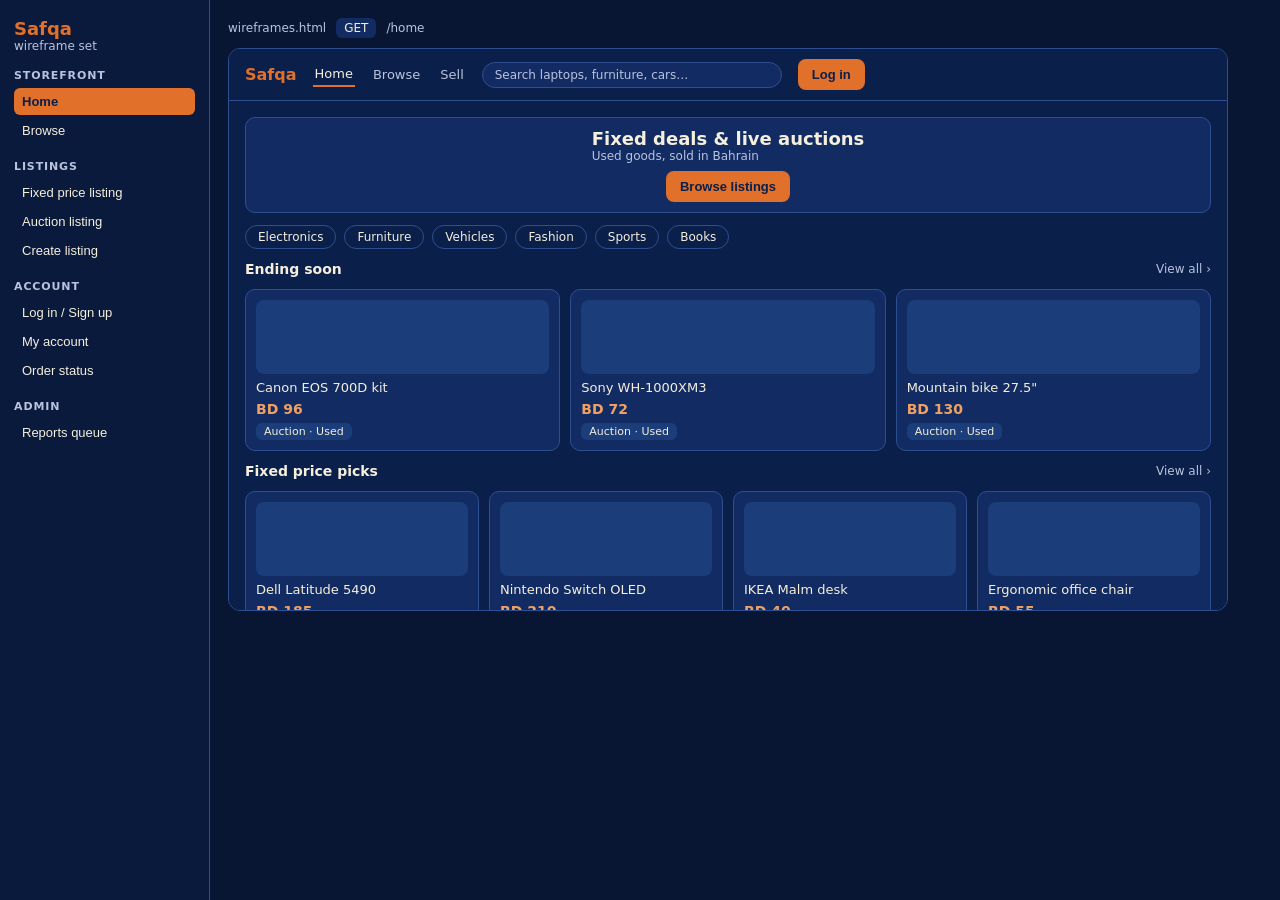
<file: Docs/safqa-wireframes.html>
<!doctype html><html><head><meta charset=utf8><meta name=viewport content="width=device-width,initial-scale=1,viewport-fit=cover"><style>:root{color-scheme:light;box-sizing:border-box;padding-top:env(safe-area-inset-top,0px);padding-bottom:env(safe-area-inset-bottom,0px)}html{scroll-padding-top:env(safe-area-inset-top,0px)}body{margin:0;padding:0;font:14px -apple-system,BlinkMacSystemFont,sans-serif;background:#fff;color:#000}img{max-width:100%}[hidden]:not([hidden=until-found i]){display:none!important}</style></head><body>
<!DOCTYPE html>
<html lang="en">
<head>
<meta charset="utf-8">
<meta name="viewport" content="width=device-width, initial-scale=1, viewport-fit=cover">
<title>Safqa wireframes</title>
<style>
:root{--bg:#0B1F4B;--panel:#122C63;--panel2:#1B3D7A;--line:#2E4F8F;--text:#F5EFDC;--muted:#B9C3DD;--accent:#E0702A;--accent-hi:#EA8440;--urgent:#7A1E2C;--price:#F0A060;--btn:#0B1F4B}
*{box-sizing:border-box;margin:0}
body{background:#081633;font-family:system-ui,sans-serif;color:var(--text);display:flex;min-height:100vh}
aside{width:210px;flex:none;padding:18px 14px;border-right:1px solid var(--line);background:#0A1A3D}
.brand{font-size:18px;font-weight:700;color:var(--accent)}
.sub{font-size:12px;color:var(--muted);margin-bottom:8px}
aside h4{font-size:11px;letter-spacing:.08em;color:var(--muted);margin:16px 0 6px}
aside button{display:block;width:100%;text-align:left;background:none;border:none;color:var(--text);padding:6px 8px;border-radius:6px;font-size:13px;cursor:pointer;margin-bottom:2px}
aside button:hover{background:var(--panel)}
aside button.on{background:var(--accent);color:var(--btn);font-weight:600}
main{flex:1;padding:18px;min-width:0}
.bar{display:flex;gap:10px;align-items:center;margin-bottom:10px;font-size:12px;color:var(--muted)}
.get{background:var(--panel);padding:3px 8px;border-radius:6px;color:var(--text)}
.frame{width:100%;max-width:1000px;aspect-ratio:16/9;background:var(--bg);border:1px solid var(--line);border-radius:12px;overflow:auto;display:flex;flex-direction:column}
.nav{display:flex;align-items:center;gap:16px;padding:10px 16px;border-bottom:1px solid var(--line);font-size:13px;flex:none;flex-wrap:nowrap}
.logo{color:var(--accent);font-weight:700;font-size:16px;cursor:pointer}
.nav a{color:var(--muted);cursor:pointer;padding:4px 2px}
.nav a.on{color:var(--text);border-bottom:2px solid var(--accent)}
.srch{flex:1;max-width:300px;background:var(--panel);border:1px solid var(--line);border-radius:14px;padding:5px 12px;color:var(--muted);font-size:12px;white-space:nowrap;overflow:hidden}
.pg{padding:16px;display:flex;flex-direction:column;gap:12px;flex:1}
.card{background:var(--panel);border:1px solid var(--line);border-radius:10px;padding:10px;display:flex;flex-direction:column;gap:6px;min-width:0}
.ph{background:var(--panel2);border-radius:8px}
.grid{display:grid;gap:10px}
.g3{grid-template-columns:repeat(3,1fr)}
.g4{grid-template-columns:repeat(4,1fr)}
.split{display:grid;grid-template-columns:1fr 1fr;gap:12px;flex:1}
.col{display:flex;flex-direction:column;gap:10px;min-width:0}
.row{display:flex;gap:8px;align-items:center}
.wrap{flex-wrap:wrap}
.between{justify-content:space-between}
.big{font-size:18px;font-weight:600}
.t{font-size:13px;white-space:nowrap;overflow:hidden;text-overflow:ellipsis}
.m{color:var(--muted);font-size:12px}
.p{color:var(--price);font-weight:600}
.tag{font-size:11px;padding:2px 8px;border-radius:6px;background:var(--panel2);display:inline-block;align-self:flex-start}
.cd{font-size:11px;padding:2px 8px;border-radius:6px;background:var(--urgent);color:#fff;align-self:flex-start}
.chip{font-size:12px;padding:4px 12px;border:1px solid var(--line);border-radius:14px}
.clk{cursor:pointer}
.clk:hover{border-color:var(--accent)}
.inp{background:var(--bg);border:1px solid var(--line);border-radius:8px;padding:8px 10px;font-size:13px;color:var(--text);width:100%}
.lbl{font-size:11px;color:var(--muted)}
.full{width:100%}
button.btp{background:var(--accent);color:var(--btn);border:none;border-radius:8px;padding:8px 14px;font-weight:600;cursor:pointer;font-size:13px}
button.bto{background:transparent;color:var(--text);border:1px solid var(--line);border-radius:8px;padding:7px 12px;cursor:pointer;font-size:13px}
button.bto:hover,button.btp:hover{filter:brightness(1.1)}
.rw{display:flex;justify-content:space-between;align-items:center;gap:8px;font-size:13px;padding:6px 0;border-bottom:1px solid var(--line)}
.rw:last-child{border:none}
.dot{width:14px;height:14px;border-radius:50%;background:var(--panel2);border:1px solid var(--line);flex:none}
.dot.on{background:var(--accent);border-color:var(--accent)}
.step{display:flex;align-items:center;gap:8px;font-size:13px}
.urg{color:#fff;background:var(--urgent)}
</style>
</head>
<body>
<aside>
  <div class="brand">Safqa</div>
  <div class="sub">wireframe set</div>
  <div id="side"></div>
</aside>
<main>
  <div class="bar"><span>wireframes.html</span><span class="get">GET</span><span id="path"></span></div>
  <div class="frame">
    <div id="nav"></div>
    <div id="page" style="flex:1;display:flex;flex-direction:column;min-height:0"></div>
  </div>
</main>

<script>
const G=[
 ['STOREFRONT',[['home','Home'],['browse','Browse']]],
 ['LISTINGS',[['fixed','Fixed price listing'],['auction','Auction listing'],['create','Create listing']]],
 ['ACCOUNT',[['login','Log in / Sign up'],['account','My account'],['orders','Order status']]],
 ['ADMIN',[['admin','Reports queue']]]
];
const LIST=[
 {t:'Dell Latitude 5490',p:185,type:'fixed',cond:'Used'},
 {t:'Canon EOS 700D kit',p:96,type:'auction',cond:'Used'},
 {t:'Sony WH-1000XM3',p:72,type:'auction',cond:'Used'},
 {t:'Nintendo Switch OLED',p:210,type:'fixed',cond:'New'},
 {t:'IKEA Malm desk',p:40,type:'fixed',cond:'Used'},
 {t:'Mountain bike 27.5"',p:130,type:'auction',cond:'Used'},
 {t:'Ergonomic office chair',p:55,type:'fixed',cond:'Used'}
];
const STEPS=['Pending','Paid','Shipped','Completed'];
const S={page:'home',user:null,filter:'all',saved:false,ctype:'fixed',auth:'login',acct:'bids',
 step:1,cur:96,nbids:7,hist:[['@b***7','BD 96','2h ago'],['@h***2','BD 90','5h ago']],msg:'',
 rep:{'#R-1042':'open','#R-1041':'open','#R-1039':'open'}};

const b=(label,on,fn)=>`<button class="${on?'btp':'bto'}" onclick="${fn}">${label}</button>`;
const card=x=>`<div class="card clk" onclick="go('${x.type}')"><div class="ph" style="height:74px"></div><div class="t">${x.t}</div><div class="p">BD ${x.p}</div><span class="tag">${x.type==='auction'?'Auction':'Fixed'} · ${x.cond}</span></div>`;

const P={
home(){return `<div class="pg">
 <div class="card row between"><div><div class="big">Fixed deals & live auctions</div><div class="m">Used goods, sold in Bahrain</div></div>${b('Browse listings',1,"go('browse')")}</div>
 <div class="row wrap">${['Electronics','Furniture','Vehicles','Fashion','Sports','Books'].map(c=>`<span class="chip">${c}</span>`).join('')}</div>
 <div class="row between"><b>Ending soon</b><span class="m">View all ›</span></div>
 <div class="grid g3">${LIST.filter(x=>x.type==='auction').map(card).join('')}</div>
 <div class="row between"><b>Fixed price picks</b><span class="m">View all ›</span></div>
 <div class="grid g4">${LIST.filter(x=>x.type==='fixed').map(card).join('')}</div>
</div>`},

browse(){const f=S.filter,items=LIST.filter(x=>f==='all'||x.type===f);return `<div class="pg">
 <div class="split" style="grid-template-columns:200px 1fr">
  <div class="card"><div class="t">Type</div>
   <div class="col" style="gap:6px">${b('All',f==='all',"setFilter('all')")}${b('Fixed price',f==='fixed',"setFilter('fixed')")}${b('Auction',f==='auction',"setFilter('auction')")}</div>
   <div class="t" style="margin-top:8px">Condition</div><div class="m">☑ New &nbsp;☑ Used &nbsp;☐ Damaged</div>
   <div class="t" style="margin-top:8px">Category</div><div class="m">Electronics · Furniture</div>
  </div>
  <div class="col">
   <div class="row between"><span>${items.length} listings</span>${b('Sort: Ending soon ▾',0,'')}</div>
   <div class="grid g3">${items.map(card).join('')}</div>
   <div class="row" style="justify-content:center">${b('‹',0,'')}${b('1',1,'')}${b('2',0,'')}${b('3',0,'')}${b('›',0,'')}</div>
  </div>
 </div></div>`},

fixed(){return `<div class="pg"><div class="split">
 <div class="col"><div class="ph" style="height:190px"></div>
  <div class="row">${[1,2,3,4].map(i=>`<div class="ph" style="width:60px;height:42px;${i===1?'border:1px solid var(--accent)':''}"></div>`).join('')}</div>
  <div class="card"><div class="t">Description</div><div class="ph" style="height:6px"></div><div class="ph" style="height:6px;width:80%"></div><div class="ph" style="height:6px;width:55%"></div></div>
 </div>
 <div class="col">
  <div class="card">
   <div class="row"><span class="tag">Fixed price</span><span class="tag">Used</span><span class="tag">Active</span></div>
   <div class="big">Dell Latitude 5490 · 16GB · 512GB SSD</div>
   <div class="m">Sold by @salma_k · 4.8★ · 32 sales</div>
   <div class="m" style="margin-top:6px">Buy it now</div>
   <div class="p" style="font-size:28px">BD 185</div>
   <button class="btp full" onclick="go('orders')">Buy now</button>
   <button class="bto full" onclick="S.saved=!S.saved;render()">${S.saved?'Saved ✓':'Add to watchlist'}</button>
  </div>
  <div class="card row between"><span>@noor.designs · 4.9★</span><span class="m">Message ›</span></div>
 </div></div></div>`},

auction(){return `<div class="pg"><div class="split">
 <div class="col"><div class="ph" style="height:190px"></div>
  <div class="row">${[1,2,3,4].map(i=>`<div class="ph" style="width:60px;height:42px;${i===1?'border:1px solid var(--accent)':''}"></div>`).join('')}</div>
  <div class="card"><div class="t">Description</div><div class="ph" style="height:6px"></div><div class="ph" style="height:6px;width:80%"></div><div class="ph" style="height:6px;width:55%"></div></div>
  <div class="card"><div class="t">Bid history</div>${S.hist.map(h=>`<div class="rw"><span class="m">${h[0]}</span><span>${h[1]} · ${h[2]}</span></div>`).join('')}</div>
 </div>
 <div class="col">
  <div class="card">
   <div class="row"><span class="tag">Auction</span><span class="tag">Used</span><span class="tag">Active</span></div>
   <div class="big">Canon EOS 700D kit with 18-55mm lens</div>
   <div class="row between"><span class="m">Ends in</span><span class="m">Sat 14 Nov, 18:00</span></div>
   <span class="cd" style="font-size:13px">01d 06h 12m</span>
   <div class="row" style="gap:20px"><div><div class="m">Current bid</div><div class="p" style="font-size:22px">BD ${S.cur}</div></div><div><div class="m">Bids</div><div style="font-size:20px">${S.nbids}</div></div></div>
   <div class="m">Minimum next bid: BD ${S.cur+5}</div>
   <div class="row"><input id="bidin" class="inp" placeholder="Your max bid"><button class="btp" onclick="placeBid()">Place bid</button></div>
   <div class="row">${[5,10,25].map(n=>`<span class="chip clk" onclick="quick(${n})">+${n}</span>`).join('')}</div>
   <div class="m" style="color:var(--price)">${S.msg}</div>
  </div>
  <div class="card row between"><span>@noor.designs · 4.9★</span><span class="m">Message ›</span></div>
 </div></div></div>`},

create(){const t=S.ctype;return `<div class="pg"><div class="split">
 <div class="col">
  <div><div class="lbl">Title</div><input class="inp" value="Dell Latitude 5490 · 16GB"></div>
  <div class="row" style="gap:10px"><div style="flex:1"><div class="lbl">Category</div><input class="inp" value="Laptops"></div><div style="flex:1"><div class="lbl">Condition</div><input class="inp" value="New / Used / Damaged"></div></div>
  <div><div class="lbl">Description</div><div class="inp" style="height:60px"></div></div>
  <div class="ph" style="height:60px;background:var(--bg);border:1px dashed var(--line);display:flex;align-items:center;justify-content:center;color:var(--muted);font-size:12px">+ Drag up to 8 photos</div>
 </div>
 <div class="col">
  <div class="lbl">Listing type</div>
  <div class="row">${b('Fixed price',t==='fixed',"setType('fixed')")}${b('Auction',t==='auction',"setType('auction')")}</div>
  ${t==='fixed'?`<div><div class="lbl">Price (BD)</div><input class="inp" value="185"></div><div><div class="lbl">Buy-now price (optional)</div><input class="inp" placeholder="—"></div>`
   :`<div><div class="lbl">Starting bid (BD)</div><input class="inp" value="60"></div><div><div class="lbl">Starts at</div><input class="inp" value="Fri 13 Nov, 09:00"></div><div><div class="lbl">Ends at</div><input class="inp" value="Sat 14 Nov, 18:00"></div>`}
  <button class="btp full" onclick="go('browse')">Publish</button>
 </div></div></div>`},

login(){const r=S.auth==='register';return `<div class="pg" style="align-items:center;justify-content:center">
 <div class="card" style="width:340px;gap:10px">
  <div class="row">${b('Log in',!r,"setAuth('login')")}${b('Register',r,"setAuth('register')")}</div>
  <div><div class="lbl">Username${r?'':' or email'}</div><input class="inp" value="salma_k"></div>
  ${r?`<div><div class="lbl">Email</div><input class="inp" value="salma@example.com"></div>`:''}
  <div><div class="lbl">Password</div><input class="inp" type="password" value="password"></div>
  <button class="btp full" onclick="login()">Continue</button>
  <div class="m" style="text-align:center">Forgot password?</div>
 </div></div>`},

account(){const a=S.acct;let body='';
 if(a==='bids')body=`<div class="card"><div class="rw"><div><div class="t">Canon EOS 700D kit</div><div class="m">Ends 14 Nov · My max BD 101</div></div><span class="tag" style="background:var(--accent);color:var(--btn)">Winning</span></div><div class="rw"><div><div class="t">Sony WH-1000XM3</div><div class="m">Ends 13 Nov · My max BD 75</div></div><span class="cd">Outbid</span></div></div>`;
 if(a==='watch')body=`<div class="grid g3">${LIST.slice(4,7).map(card).join('')}</div>`;
 if(a==='listings')body=`<div class="card"><div class="rw"><div><div class="t">Dell Latitude 5490</div><div class="m">Fixed · Active</div></div>${b('Edit',0,'')}</div><div class="rw"><div><div class="t">Canon EOS 700D kit</div><div class="m">Auction · ends 14 Nov</div></div>${b('Edit',0,'')}</div></div>`;
 return `<div class="pg"><div class="row">${b('My bids',a==='bids',"setAcct('bids')")}${b('Watchlist',a==='watch',"setAcct('watch')")}${b('My listings',a==='listings',"setAcct('listings')")}</div>${body}</div>`},

orders(){const s=S.step;return `<div class="pg"><div class="split">
 <div class="col">
  <div class="card"><div class="row"><div class="ph" style="width:60px;height:44px"></div><div><div class="t">Dell Latitude 5490</div><div class="m">Sold by @salma_k · Order #O-2208</div></div></div>
   <div class="rw"><span class="m">Final price</span><span class="p">BD 178</span></div><div class="rw"><span class="m">Buyer</span><span>@yousef.m</span></div></div>
  <div class="card">${STEPS.map((x,i)=>`<div class="step"><span class="dot ${i<s?'on':''}"></span>${x}</div>`).join('')}</div>
 </div>
 <div class="col">
  <div class="card"><div class="t">Next step</div><div class="m">${s<4?'Move the order to '+STEPS[s]+' once it reaches that stage.':'Order completed.'}</div>
   <button class="btp full" onclick="advance()" ${s>=4?'disabled style="opacity:.5"':''}>${s<4?'Advance to '+STEPS[s]:'Completed'}</button></div>
  <div class="card"><div class="t">Recent orders</div><div class="rw"><span class="m">#O-2208 · ${STEPS[s-1]}</span><span class="p">BD 178</span></div><div class="rw"><span class="m">#O-2191 · Completed</span><span class="p">BD 64</span></div></div>
 </div></div></div>`},

admin(){const R=[['#R-1042','Auction · "iPhone 11 cracked"','misleading photos','@hassan22'],['#R-1041','Fixed · "Replica watch"','counterfeit','@noor.designs'],['#R-1039','Fixed · "Office chair"','wrong category','@yousef.m']];
 return `<div class="pg"><div class="row"><span class="tag">Admin</span><span class="m">Reports queue</span></div>
 <div class="card">${R.map(r=>`<div class="rw"><div><div class="t">${r[0]} · ${r[1]}</div><div class="m">Reason: ${r[2]} · by ${r[3]}</div></div><div class="row"><span class="tag">${S.rep[r[0]]}</span>${b('Review',0,`setRep('${r[0]}','reviewed')`)}${b('Dismiss',0,`setRep('${r[0]}','dismissed')`)}</div></div>`).join('')}</div>
 </div>`}
};

function navHTML(){
 const links=[['home','Home'],['browse','Browse'],['create','Sell']];
 return `<div class="nav"><span class="logo" onclick="go('home')">Safqa</span>${links.map(([id,l])=>`<a class="${S.page===id?'on':''}" onclick="go('${id}')">${l}</a>`).join('')}<div class="srch">Search laptops, furniture, cars…</div>${S.user?`<button class="bto" onclick="go('account')">${S.user}</button>`:`<button class="btp" onclick="go('login')">Log in</button>`}</div>`;
}
function render(){
 document.getElementById('side').innerHTML=G.map(([h,items])=>`<h4>${h}</h4>`+items.map(([id,l])=>`<button class="${S.page===id?'on':''}" onclick="go('${id}')">${l}</button>`).join('')).join('');
 document.getElementById('nav').innerHTML=navHTML();
 document.getElementById('page').innerHTML=P[S.page]();
 document.getElementById('path').textContent='/'+S.page;
}
function go(p){S.page=p;S.msg='';location.hash=p;render();}
function setFilter(f){S.filter=f;render();}
function setType(t){S.ctype=t;render();}
function setAuth(a){S.auth=a;render();}
function setAcct(a){S.acct=a;render();}
function setRep(id,v){S.rep[id]=v;render();}
function advance(){if(S.step<4){S.step++;render();}}
function login(){S.user='@salma_k';go('account');}
function quick(n){document.getElementById('bidin').value=S.cur+n;}
function placeBid(){
 const v=parseFloat(document.getElementById('bidin').value);
 if(!(v>S.cur)){S.msg='Bid must be above BD '+S.cur;}
 else{S.cur=v;S.nbids++;S.hist.unshift(['@you','BD '+v,'just now']);S.msg='Bid placed ✓';}
 render();
}
window.addEventListener('hashchange',()=>{const h=location.hash.slice(1);if(P[h]&&h!==S.page){S.page=h;render();}});
const start=location.hash.slice(1);if(P[start])S.page=start;
render();
</script>
</body>
</html>

</body></html>
</file>
